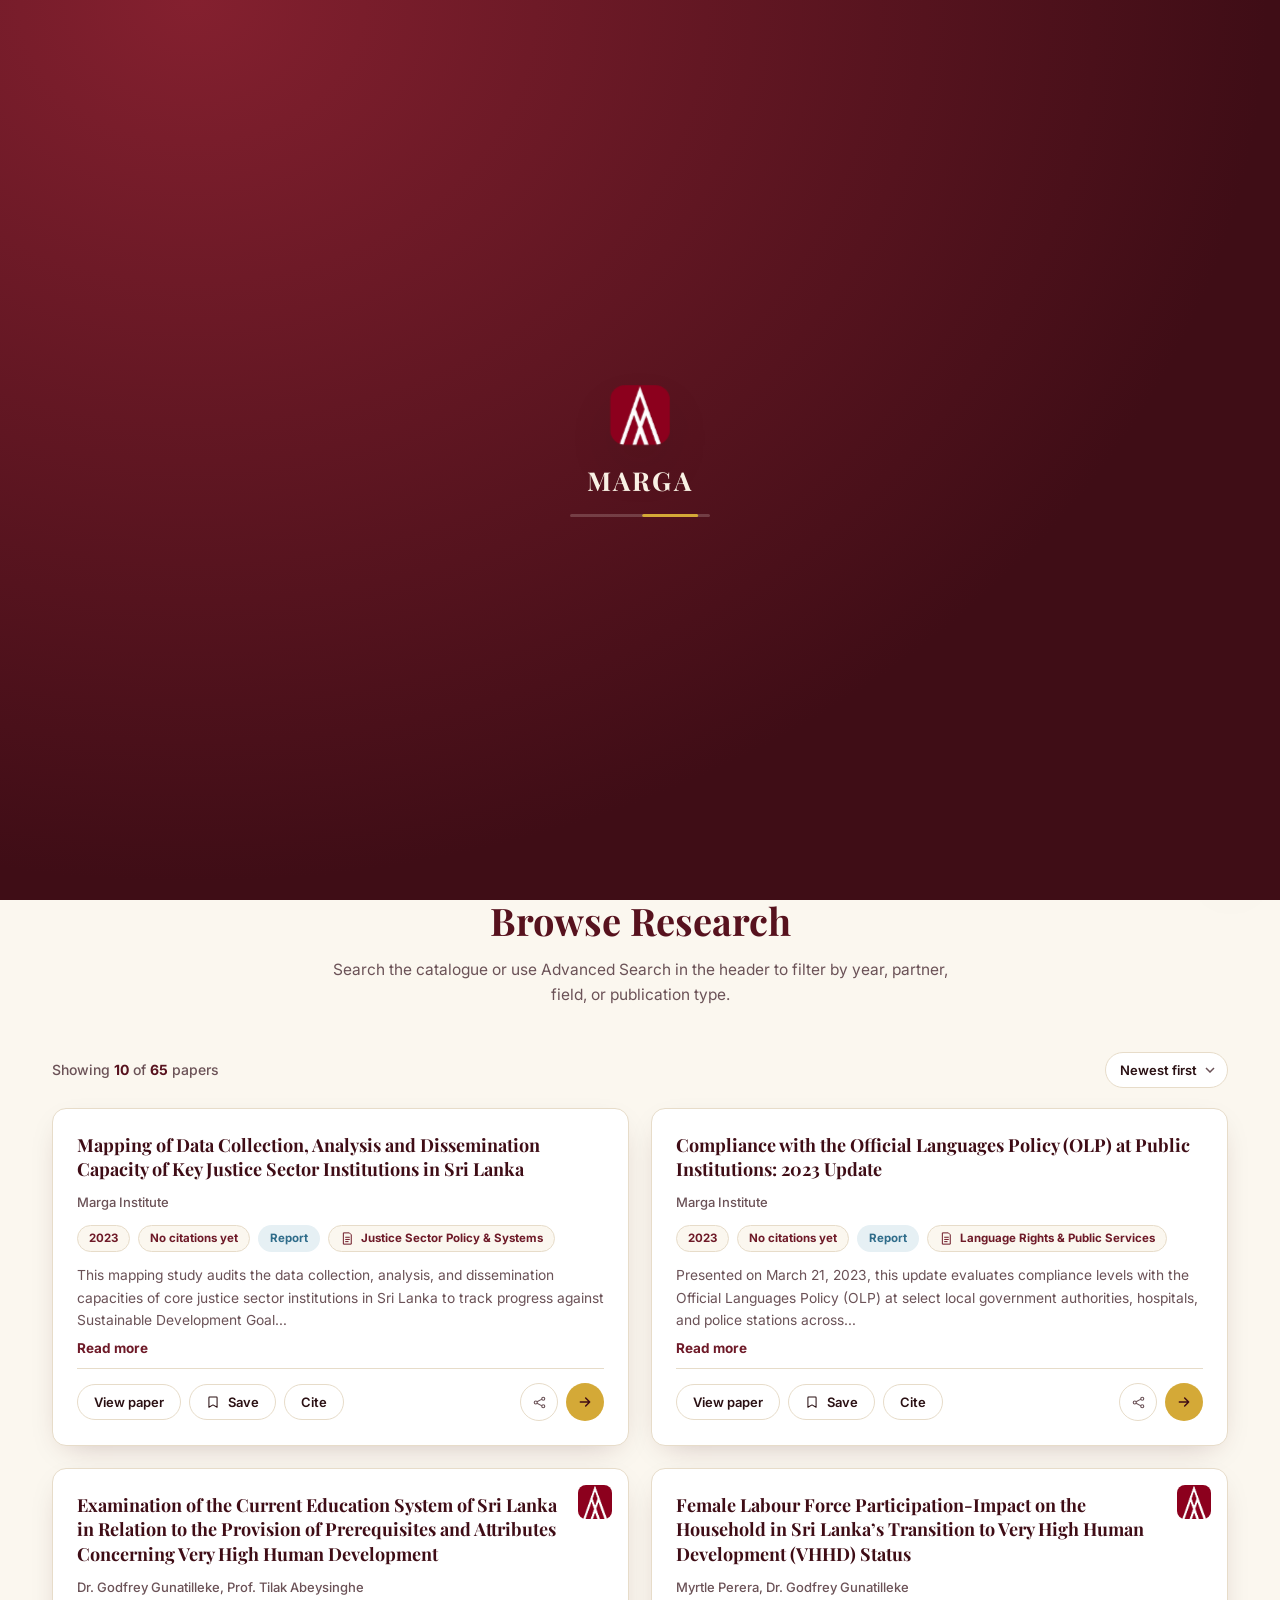
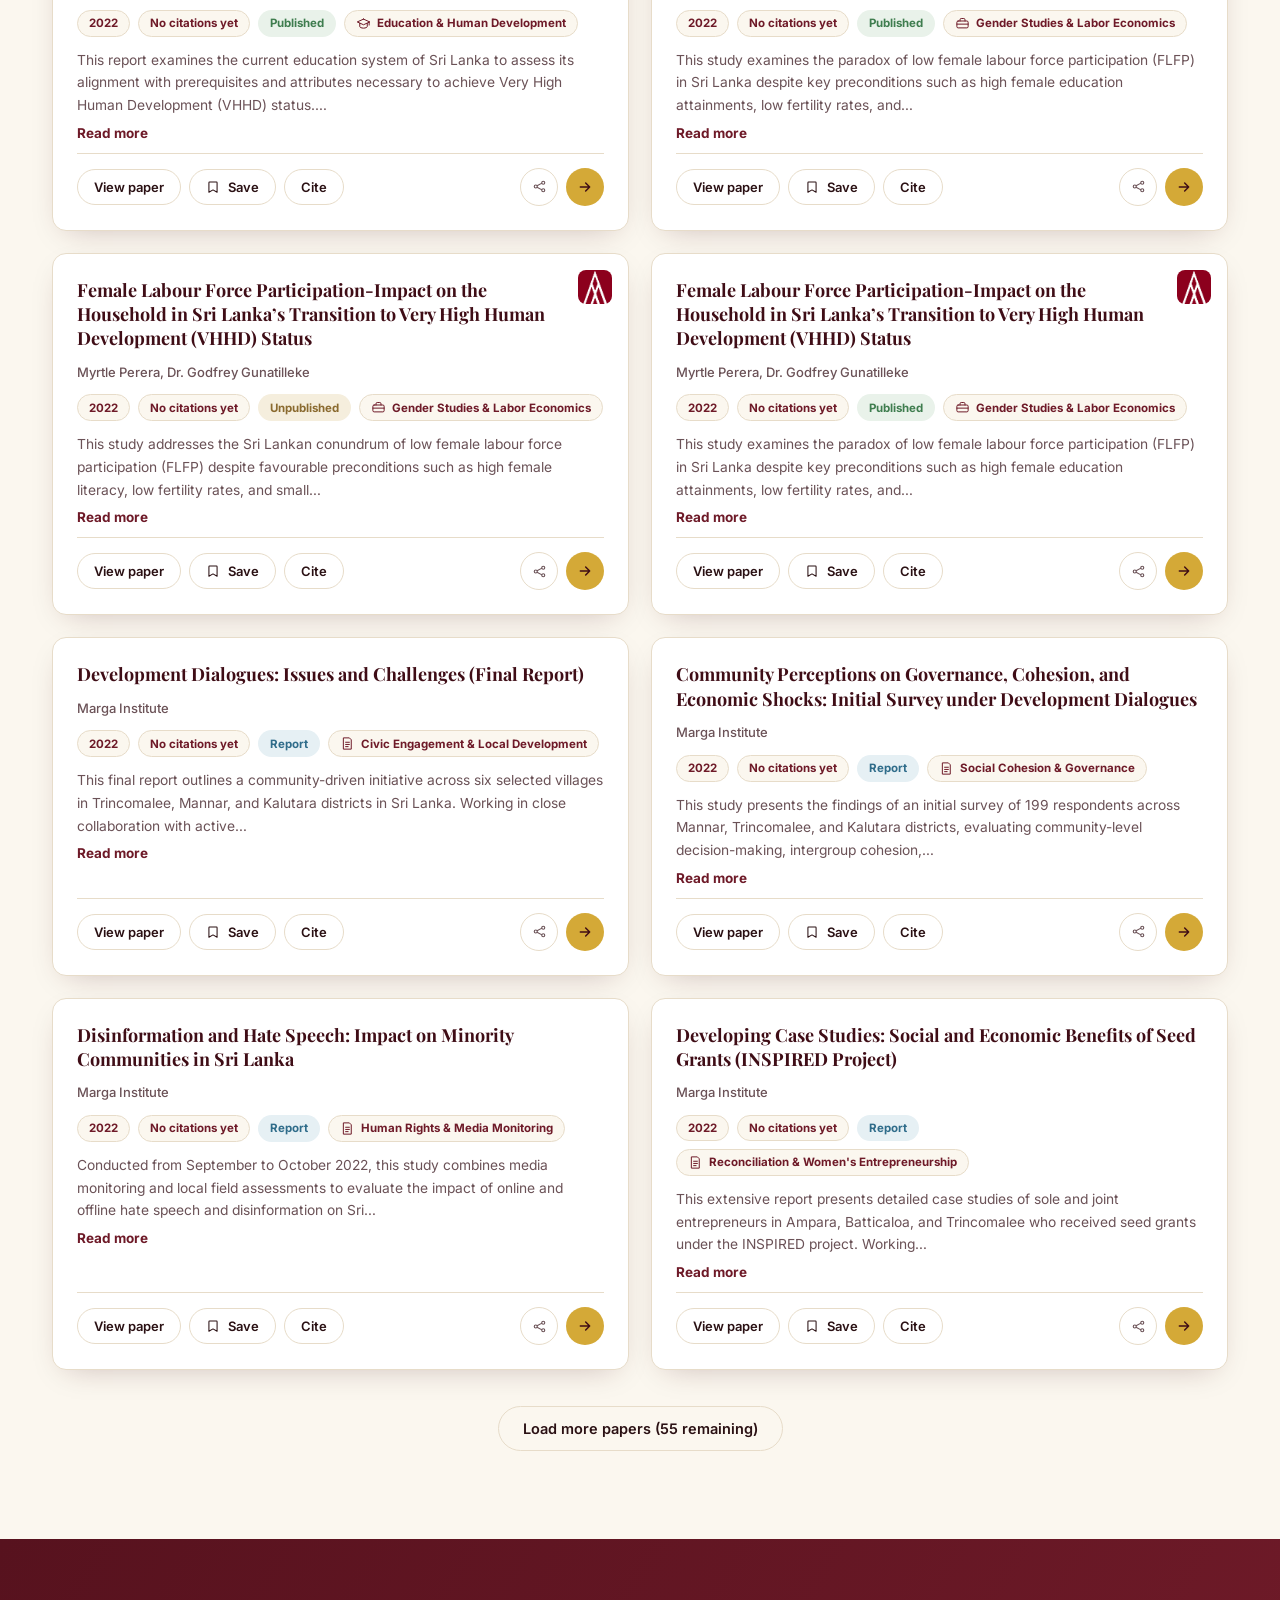
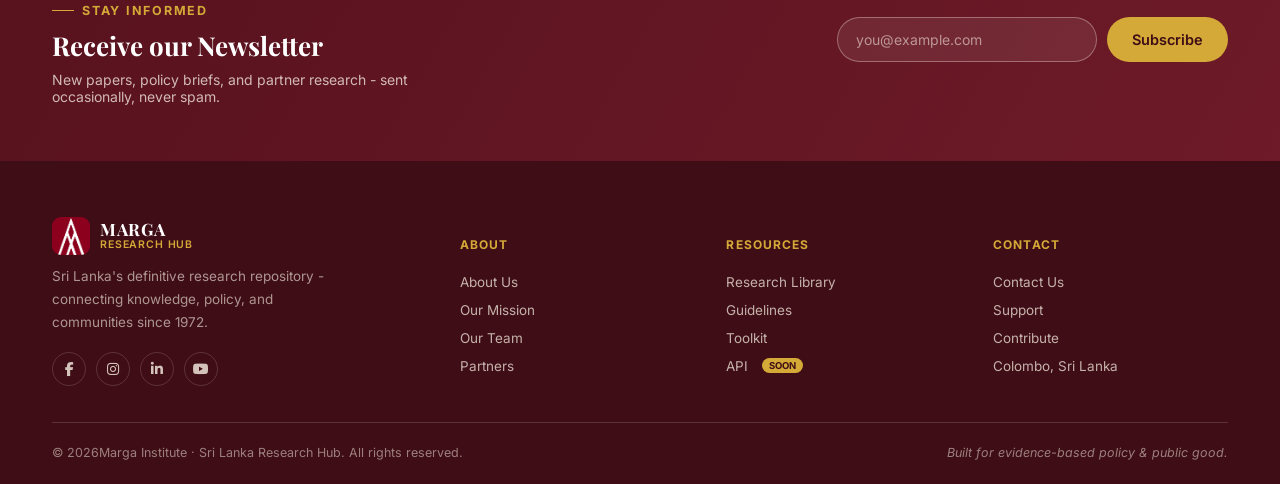
<file: index.html>
<!DOCTYPE html>
<html lang="en">

<head>
  <meta charset="UTF-8" />
  <meta name="viewport" content="width=device-width, initial-scale=1.0" />
  <script>
    // Applied before first paint so the page never flashes the wrong theme.
    (function () {
      try {
        var stored = localStorage.getItem("margaThemePref");
        var wantsDark = stored
          ? stored === "dark"
          : window.matchMedia && window.matchMedia("(prefers-color-scheme: dark)").matches;
        if (wantsDark) document.documentElement.setAttribute("data-theme", "dark");
      } catch (e) { }
    })();
  </script>
  <title>MARGA Research Hub - Sri Lanka Research Hub</title>
  <meta name="description"
    content="Browse, search, and request research papers from Marga Institute and its partner organizations." />
  <link rel="icon" type="image/jpeg" href="site_logo/marga-logo.jpg">
  <link rel="preconnect" href="https://fonts.googleapis.com">
  <link rel="preconnect" href="https://fonts.gstatic.com" crossorigin>
  <link
    href="https://fonts.googleapis.com/css2?family=Playfair+Display:wght@600;700&family=Inter:wght@400;500;600;700&display=swap"
    rel="stylesheet">
  <link rel="stylesheet" href="https://cdnjs.cloudflare.com/ajax/libs/font-awesome/6.5.1/css/all.min.css"
    crossorigin="anonymous">
  <link rel="stylesheet" href="styles.css">
  <noscript>
    <style>
      .preloader {
        display: none !important;
      }

      body.is-loading {
        overflow: visible !important;
      }
    </style>
  </noscript>
</head>

<body class="is-loading">

  <!-- ============================================================
     PRELOADER
     ============================================================ -->
  <div class="preloader" id="preloader" role="status" aria-live="polite" aria-label="Loading Marga Research Hub">
    <div class="preloader-inner">
      <img class="preloader-logo" src="site_logo/marga-logo.jpg" alt="" />
      <span class="preloader-word">Marga</span>
      <span class="preloader-bar"><span class="preloader-bar-fill"></span></span>
    </div>
  </div>

  <div id="top"></div>

  <!-- ============================================================
     HEADER
     ============================================================ -->
  <header class="site-header">
    <div class="header-inner">
      <a class="logo" href="#top" data-nav="home">
        <span class="logo-mark"></span>
        <span class="logo-text"><span>MARGA</span><small>Research Hub</small></span>
      </a>

      <div class="search-wrap">
        <button class="search-toggle" id="searchToggle" aria-expanded="false" aria-controls="searchPanel">
          <svg width="16" height="16" viewBox="0 0 24 24" fill="none">
            <circle cx="11" cy="11" r="7" stroke="currentColor" stroke-width="2" />
            <path d="M21 21l-4.3-4.3" stroke="currentColor" stroke-width="2" stroke-linecap="round" />
          </svg>
          <span>Search papers, authors, topics…</span>
        </button>
      </div>

      <nav class="main-nav" id="mainNav">
        <a href="#top" data-nav="home" class="active">Home</a>
        <a href="#papers" data-nav="papers">Publications</a>
        <button type="button" data-nav="contact">Contact Us</button>
        <button type="button" data-nav="saved">My Saved Items<span class="nav-saved-count" hidden>0</span></button>
        <button type="button" data-nav="a11y">Accessibility</button>
      </nav>

      <div class="header-actions">
        <!-- <a class="btn btn-ghost btn-sm" id="storehouseLink" href="https://margastorehouse.org" target="_blank" rel="nofollow noopener">Storehouse</a> -->
        <button type="button" class="icon-btn theme-toggle" id="themeToggle" aria-label="Switch to dark mode"
          aria-pressed="false" title="Switch to dark mode">
          <span class="theme-icon theme-icon-sun" aria-hidden="true">
            <svg width="18" height="18" viewBox="0 0 24 24" fill="none">
              <circle cx="12" cy="12" r="4.5" stroke="currentColor" stroke-width="2" />
              <path
                d="M12 2.5v2.6M12 18.9v2.6M4.6 4.6l1.8 1.8M17.6 17.6l1.8 1.8M2.5 12h2.6M18.9 12h2.6M4.6 19.4l1.8-1.8M17.6 6.4l1.8-1.8"
                stroke="currentColor" stroke-width="2" stroke-linecap="round" />
            </svg>
          </span>
          <span class="theme-icon theme-icon-moon" aria-hidden="true">
            <svg width="18" height="18" viewBox="0 0 24 24" fill="none">
              <path d="M20 14.3A8.4 8.4 0 1 1 9.7 4a7 7 0 0 0 10.3 10.3z" stroke="currentColor" stroke-width="2"
                stroke-linejoin="round" />
            </svg>
          </span>
        </button>
      </div>

      <div class="mobile-header-actions">
        <button class="mobile-search-btn" id="mobileSearchBtn" aria-label="Search" aria-expanded="false"
          aria-controls="searchPanel">
          <svg width="18" height="18" viewBox="0 0 24 24" fill="none">
            <circle cx="11" cy="11" r="7" stroke="currentColor" stroke-width="2" />
            <path d="M21 21l-4.3-4.3" stroke="currentColor" stroke-width="2" stroke-linecap="round" />
          </svg>
        </button>
        <button type="button" class="mobile-theme-btn theme-toggle" id="themeToggleMobile"
          aria-label="Switch to dark mode" aria-pressed="false" title="Switch to dark mode">
          <span class="theme-icon theme-icon-sun" aria-hidden="true">
            <svg width="18" height="18" viewBox="0 0 24 24" fill="none">
              <circle cx="12" cy="12" r="4.5" stroke="currentColor" stroke-width="2" />
              <path
                d="M12 2.5v2.6M12 18.9v2.6M4.6 4.6l1.8 1.8M17.6 17.6l1.8 1.8M2.5 12h2.6M18.9 12h2.6M4.6 19.4l1.8-1.8M17.6 6.4l1.8-1.8"
                stroke="currentColor" stroke-width="2" stroke-linecap="round" />
            </svg>
          </span>
          <span class="theme-icon theme-icon-moon" aria-hidden="true">
            <svg width="18" height="18" viewBox="0 0 24 24" fill="none">
              <path d="M20 14.3A8.4 8.4 0 1 1 9.7 4a7 7 0 0 0 10.3 10.3z" stroke="currentColor" stroke-width="2"
                stroke-linejoin="round" />
            </svg>
          </span>
        </button>
        <button class="mobile-menu-btn" id="mobileMenuBtn" aria-label="Open menu" aria-expanded="false"
          aria-controls="mobileMenuPanel">
          <svg width="22" height="22" viewBox="0 0 24 24" fill="none">
            <path d="M4 7h16M4 12h16M4 17h16" stroke="currentColor" stroke-width="2" stroke-linecap="round" />
          </svg>
        </button>
      </div>
    </div>

    <!-- search panel floats off the full header, opened by either the desktop
       pill (search-toggle) or the mobile icon (mobileSearchBtn) -->
    <div class="search-panel" id="searchPanel">
      <div class="search-panel-inner">
        <div class="search-row">
          <input type="text" class="search-input" id="searchInput" placeholder="Search papers, authors, topics…" />
          <select class="scope-select" id="scopeSelect">
            <option value="keywords">Keywords</option>
            <option value="author">Author</option>
            <option value="id">Paper ID</option>
          </select>
          <button type="button" class="btn-search" id="btnSearch">Search</button>
        </div>

        <button class="advanced-toggle" id="advancedToggle" aria-expanded="false" aria-controls="advancedPanel">
          Advanced Search
          <svg width="10" height="7" viewBox="0 0 10 7" fill="none">
            <path d="M1 1l4 4 4-4" stroke="currentColor" stroke-width="1.6" />
          </svg>
        </button>

        <div class="advanced-panel" id="advancedPanel">
          <div class="advanced-panel-inner">
            <div class="advanced-grid">
              <div class="field range-field">
                <label>Publication year range</label>
                <div class="range-slider" id="yearRange">
                  <div class="range-track">
                    <div class="range-fill" id="rangeFill"></div>
                  </div>
                  <input type="range" id="rangeMin" min="1980" max="2026" value="1980" />
                  <input type="range" id="rangeMax" min="1980" max="2026" value="2026" />
                </div>
                <div class="range-values"><span id="rangeMinVal">1980</span><span id="rangeMaxVal">2026</span></div>
                <p class="field-hint">Papers with an unspecified year are always included.</p>
              </div>

              <div class="field">
                <label>Partner organization</label>
                <select class="field-select" id="institutionSelect">
                  <option value="">Any partner organization</option>
                </select>
              </div>

              <div class="field">
                <label>Field of study</label>
                <select class="field-select" id="fieldSelect">
                  <option value="">Any field of study</option>
                </select>
              </div>

              <div class="field" style="grid-column:1/-1">
                <label>Publication type</label>
                <select class="field-select" id="litTypeSelect">
                  <option value="">Any publication type</option>
                </select>
              </div>
            </div>
            <button type="button" class="btn btn-gold btn-apply-advanced" id="btnApplyAdvanced">Apply Filters</button>
            <button type="button" class="btn-reset-advanced" id="btnResetAdvanced">Reset all filters</button>
          </div>
        </div>
      </div>
    </div>

    <div class="mobile-menu-panel" id="mobileMenuPanel">
      <a href="#top" data-nav="home" class="active">Home</a>
      <a href="#papers" data-nav="papers">Publications</a>
      <button type="button" data-nav="contact">Contact Us</button>
      <button type="button" data-nav="saved">My Saved Items<span class="nav-saved-count" hidden>0</span></button>
      <button type="button" data-nav="a11y">Accessibility</button>
    </div>
  </header>

  <!-- ============================================================
     HERO
     ============================================================ -->
  <section class="hero">
    <div class="hero-inner">
      <div class="hero-left">
        <span class="eyebrow">Marga Institute · Est. 1972</span>
        <h1>Sri Lanka<em>Research Hub</em></h1>
        <p>The Repository for Sri Lankan research - connecting scholars, policymakers, and communities through
          evidence-based knowledge.</p>
        <div class="hero-cta">
          <a class="btn btn-gold" href="#papers" data-nav="papers">Browse Research</a>
          <button type="button" class="btn btn-outline-light" data-nav="contact">Contact Us</button>
        </div>

        <div class="hero-visitor-counter" aria-label="Visitor counter">
          <span class="visitor-label">Visitors</span>
          <strong id="visitorCount">0</strong>
        </div>

        <div class="hero-stats">
          <div class="stat"><b id="statPapers">-</b><span>Research Papers</span></div>
          <div class="stat"><b id="statInstitutions">-</b><span>Partner Institutions</span></div>
          <div class="stat"><b id="statAreas">-</b><span>Research Areas</span></div>
          <div class="stat"><b id="statSince">-</b><span>Research Since</span></div>
        </div>
      </div>

      <!-- desktop: paper spotlight, populated by script.js from paper.json -->
      <div class="hero-spotlight-desktop" id="spotlightDesktop"></div>
    </div>

    <!-- mobile: rolling spotlight, one paper at a time -->
    <div class="wrap hero-spotlight-mobile">
      <div class="rolling-card">
        <span class="rolling-label">Newest Papers</span>
        <div class="rolling-slides" id="rollingSlides"></div>
        <div class="rolling-dots" id="rollingDots"></div>
      </div>
    </div>
  </section>

  <!-- ============================================================
     PAPER CARDS - browse / search / filter
     ============================================================ -->
  <section class="section" id="papers">
    <div class="wrap">
      <div class="section-head">
        <span class="eyebrow" style="justify-content:center;">Latest Additions</span>
        <h2>Browse Research</h2>
        <p>Search the catalogue or use Advanced Search in the header to filter by year, partner, field, or publication
          type.</p>
      </div>

      <div class="results-toolbar">
        <span class="results-count" id="resultsCount">Loading papers…</span>
        <div class="toolbar-right">
          <select class="sort-select" id="sortSelect">
            <option value="newest">Newest first</option>
            <option value="oldest">Oldest first</option>
            <option value="cited">Most cited</option>
            <option value="title">Title A–Z</option>
          </select>
        </div>
      </div>

      <div class="active-filters" id="activeFilters" hidden></div>

      <div class="paper-grid" id="paperGrid"></div>

      <div class="load-more-wrap" id="loadMoreWrap" hidden>
        <button type="button" class="btn btn-ghost" id="loadMoreBtn">Load more papers</button>
      </div>
    </div>
  </section>

  <!-- ============================================================
     NEWSLETTER
     ============================================================ -->
  <section class="newsletter-band">
    <div class="newsletter-inner">
      <div class="newsletter-copy">
        <span class="eyebrow">Stay Informed</span>
        <h2>Receive our Newsletter</h2>
        <p>New papers, policy briefs, and partner research - sent occasionally, never spam.</p>
      </div>
      <form class="newsletter-form" id="newsletterForm" novalidate>
        <div class="newsletter-input-wrap">
          <input type="email" id="newsletterEmail" placeholder="you@example.com" />
          <span class="newsletter-error" id="newsletterError"></span>
        </div>
        <button type="submit" class="btn btn-gold">Subscribe</button>
      </form>
    </div>
  </section>

  <!-- ============================================================
     FOOTER
     ============================================================ -->
  <footer class="site-footer">
    <div class="wrap">
      <div class="footer-grid">
        <div class="footer-brand">
          <a class="logo" href="#top" data-nav="home">
            <span class="logo-mark"></span>
            <span class="logo-text"><span style="color:var(--white);">MARGA</span><small>Research Hub</small></span>
          </a>
          <p>Sri Lanka's definitive research repository - connecting knowledge, policy, and communities since 1972.</p>
          <div class="footer-social">
            <a href="https://www.facebook.com/margasrilanka/" target="_blank" rel="nofollow noopener"
              aria-label="Facebook"><i class="fa-brands fa-facebook-f" aria-hidden="true"></i></a>
            <a href="https://www.instagram.com/margasrilanka/" target="_blank" rel="nofollow noopener"
              aria-label="Instagram"><i class="fa-brands fa-instagram" aria-hidden="true"></i></a>
            <a href="https://www.linkedin.com/company/marga-institute" target="_blank" rel="nofollow noopener"
              aria-label="LinkedIn"><i class="fa-brands fa-linkedin-in" aria-hidden="true"></i></a>
            <a href="https://www.youtube.com/channel/UCmZRkQxS90gHvayx6sr4jtw" target="_blank" rel="nofollow noopener"
              aria-label="YouTube"><i class="fa-brands fa-youtube" aria-hidden="true"></i></a>
          </div>
        </div>
        <div class="footer-col">
          <h5>About</h5>
          <a href="https://margasrilanka.org" target="_blank" rel="nofollow noopener">About Us</a>
          <a href="https://margasrilanka.org/about-us/" target="_blank" rel="nofollow noopener">Our Mission</a>
          <a href="https://margasrilanka.org/about-us/" target="_blank" rel="nofollow noopener">Our Team</a>
          <a href="https://margasrilanka.org" target="_blank" rel="nofollow noopener">Partners</a>
        </div>
        <div class="footer-col">
          <h5>Resources</h5>
          <a href="https://margastorehouse.org" target="_blank" rel="nofollow noopener">Research Library</a>
          <a href="https://margasrilanka.org" target="_blank" rel="nofollow noopener">Guidelines</a>
          <a href="https://margastorehouse.org" target="_blank" rel="nofollow noopener">Toolkit</a>
          <span class="fitem">API <span class="soon-badge">SOON</span></span>
        </div>
        <div class="footer-col">
          <h5>Contact</h5>
          <button type="button" data-nav="contact">Contact Us</button>
          <button type="button" class="footer-mailto" data-mailto-subject="Support Request">Support</button>
          <button type="button" class="footer-mailto"
            data-mailto-subject="Paper Contribution Inquiry">Contribute</button>
          <span class="fitem">Colombo, Sri Lanka</span>
        </div>
      </div>
      <div class="footer-bottom">
        <span>© <span id="footerYear">2026</span>Marga Institute · Sri Lanka Research Hub. All rights reserved.</span>
        <em>Built for evidence-based policy &amp; public good.</em>
      </div>
    </div>
  </footer>

  <div class="footer-fab">
    <button class="fab-btn fab-top" id="backToTopBtn" aria-label="Back to top">
      <svg width="16" height="16" viewBox="0 0 24 24" fill="none">
        <path d="M12 19V5M5 12l7-7 7 7" stroke="currentColor" stroke-width="2" stroke-linecap="round"
          stroke-linejoin="round" />
      </svg>
    </button>
    <button class="fab-btn fab-chat" id="chatFabBtn" aria-label="Open chat" aria-expanded="false"
      aria-controls="chatPanel">
      <svg width="20" height="20" viewBox="0 0 24 24" fill="none">
        <path d="M4 4h16v12H8l-4 4V4z" stroke="currentColor" stroke-width="1.8" />
      </svg>
      <span class="fab-ping"></span>
    </button>
  </div>

  <div class="chat-panel" id="chatPanel" role="dialog" aria-label="Marga Assistant chat">
    <div class="chat-header">
      <div class="chat-header-info">
        <span class="chat-avatar"></span>
        <div>
          <strong>Marga Assistant</strong>
          <span class="chat-status">Online</span>
        </div>
      </div>
      <button class="chat-close" id="chatCloseBtn" aria-label="Close chat">&times;</button>
    </div>

    <div class="chat-body" id="chatBody">
      <div class="chat-msg chat-msg-bot">
        <p>Hi! I'm the Marga Research Hub assistant. Ask me about a topic or author and I'll search the catalogue, or
          use the options below.</p>
      </div>
    </div>

    <div class="chat-quick-replies" id="chatQuickReplies">
      <button type="button" class="chip" data-reply="browse">Browse papers</button>
      <button type="button" class="chip" data-reply="request">Request a paper</button>
      <button type="button" class="chip" data-reply="contact">Contact us</button>
    </div>

    <form class="chat-input-row" id="chatForm">
      <input type="text" id="chatInput" placeholder="Try “climate” or an author name…" autocomplete="off" />
      <button type="submit" class="chat-send" aria-label="Send message">
        <svg width="15" height="15" viewBox="0 0 24 24" fill="none">
          <path d="M4 12h16M13 6l6 6-6 6" stroke="currentColor" stroke-width="2.2" stroke-linecap="round"
            stroke-linejoin="round" />
        </svg>
      </button>
    </form>
  </div>

  <div class="tour-overlay" id="tourOverlay" role="dialog" aria-modal="true" aria-label="Site tour" hidden>
    <div class="tour-card">
      <button class="tour-close" id="tourCloseBtn" aria-label="Skip tour">&times;</button>
      <span class="eyebrow">Welcome to MARGA</span>
      <h3>Take a quick tour</h3>
      <div class="tour-step" id="tourStepText"></div>
      <div class="tour-controls">
        <button type="button" class="btn btn-ghost btn-sm" id="tourPrevBtn">Back</button>
        <button type="button" class="btn btn-gold btn-sm" id="tourNextBtn">Next</button>
      </div>
      <div class="tour-progress" id="tourProgress"></div>
    </div>
  </div>

  <!-- ============================================================
     MODAL - Paper Detail
     ============================================================ -->
  <div class="detail-overlay" id="detailOverlay" role="dialog" aria-modal="true" aria-label="Paper details">
    <div class="detail-modal">
      <button class="detail-modal-close" id="detailCloseBtn" aria-label="Close">&times;</button>
      <div class="detail-modal-scroll" id="detailModalScroll">
        <!-- populated by script.js -->
      </div>
    </div>
  </div>

  <!-- ============================================================
     MODAL - Request Paper
     ============================================================ -->
  <div class="modal-overlay" id="requestOverlay">
    <div class="modal" role="dialog" aria-modal="true" aria-labelledby="requestTitle">
      <button class="modal-close" id="requestClose" aria-label="Close">&times;</button>
      <span class="eyebrow">Request Access</span>
      <h3 id="requestTitle">Request this paper</h3>

      <div class="modal-paper-summary">
        <strong id="reqPaperTitle">-</strong>
        <span id="reqPaperAuthors">-</span>
      </div>

      <div class="modal-field">
        <label for="reqName">Your name</label>
        <input id="reqName" type="text" placeholder="Full name" />
        <span class="modal-field-error" id="reqNameError"></span>
      </div>
      <div class="modal-field">
        <label for="reqEmail">Your email</label>
        <input id="reqEmail" type="email" placeholder="you@example.com" />
        <span class="modal-field-error" id="reqEmailError"></span>
      </div>
      <div class="modal-field">
        <label for="reqNotes">Notes (optional)</label>
        <textarea id="reqNotes"
          placeholder="Let us know why you'd like this paper, or anything else we should know."></textarea>
      </div>

      <button type="button" class="btn-primary" id="reqSend">Send Request</button>
      <p class="modal-hint">This opens your email app with the request already written - you just hit send.</p>
    </div>
  </div>

  <!-- ============================================================
     MODAL - Accessibility
     ============================================================ -->
  <div class="modal-overlay" id="a11yOverlay">
    <div class="modal" role="dialog" aria-modal="true" aria-labelledby="a11yTitle">
      <button class="modal-close" id="a11yClose" aria-label="Close">&times;</button>
      <span class="eyebrow">Our Commitment</span>
      <h3 id="a11yTitle">Accessibility</h3>
      <ul class="a11y-list">
        <li><svg width="18" height="18" viewBox="0 0 24 24" fill="none">
            <path d="M5 12.5 10 17 19 7" stroke="currentColor" stroke-width="2" stroke-linecap="round"
              stroke-linejoin="round" />
          </svg>Every paper has a shareable link, so results can be reopened or sent directly to a colleague.</li>
        <li><svg width="18" height="18" viewBox="0 0 24 24" fill="none">
            <path d="M5 12.5 10 17 19 7" stroke="currentColor" stroke-width="2" stroke-linecap="round"
              stroke-linejoin="round" />
          </svg>All controls are keyboard-operable, with visible focus outlines and Escape-to-close on every panel and
          modal.</li>
        <li><svg width="18" height="18" viewBox="0 0 24 24" fill="none">
            <path d="M5 12.5 10 17 19 7" stroke="currentColor" stroke-width="2" stroke-linecap="round"
              stroke-linejoin="round" />
          </svg>Motion is reduced automatically for anyone whose system preference asks for it.</li>
        <li><svg width="18" height="18" viewBox="0 0 24 24" fill="none">
            <path d="M5 12.5 10 17 19 7" stroke="currentColor" stroke-width="2" stroke-linecap="round"
              stroke-linejoin="round" />
          </svg>Icon-only buttons carry text labels for screen readers.</li>
      </ul>
      <button type="button" class="btn btn-gold" id="a11yTourBtn">Help</button>
      <p class="modal-hint">Spot something we should fix? Email <a
          href="mailto:admin@margasrilanka.org">admin@margasrilanka.org</a>.</p>
    </div>
  </div>

  <div class="toast-region" id="toastRegion" aria-live="polite"></div>

  <script src="https://cdnjs.cloudflare.com/ajax/libs/gsap/3.12.5/gsap.min.js" crossorigin="anonymous"></script>
  <script src="script.js"></script>
  <script>
    function openOfflinePage() {
      if (window.location.pathname.endsWith("/offline.html")) return;
      window.location.replace("offline.html");
    }

    if (navigator.onLine === false) openOfflinePage();
    window.addEventListener("offline", openOfflinePage);

    if ("serviceWorker" in navigator) {
      window.addEventListener("load", function () {
        navigator.serviceWorker.register("sw.js").catch(function (error) {
          console.warn("Offline fallback could not be registered:", error);
        });
      });
    }
  </script>
</body>

</html>
</file>
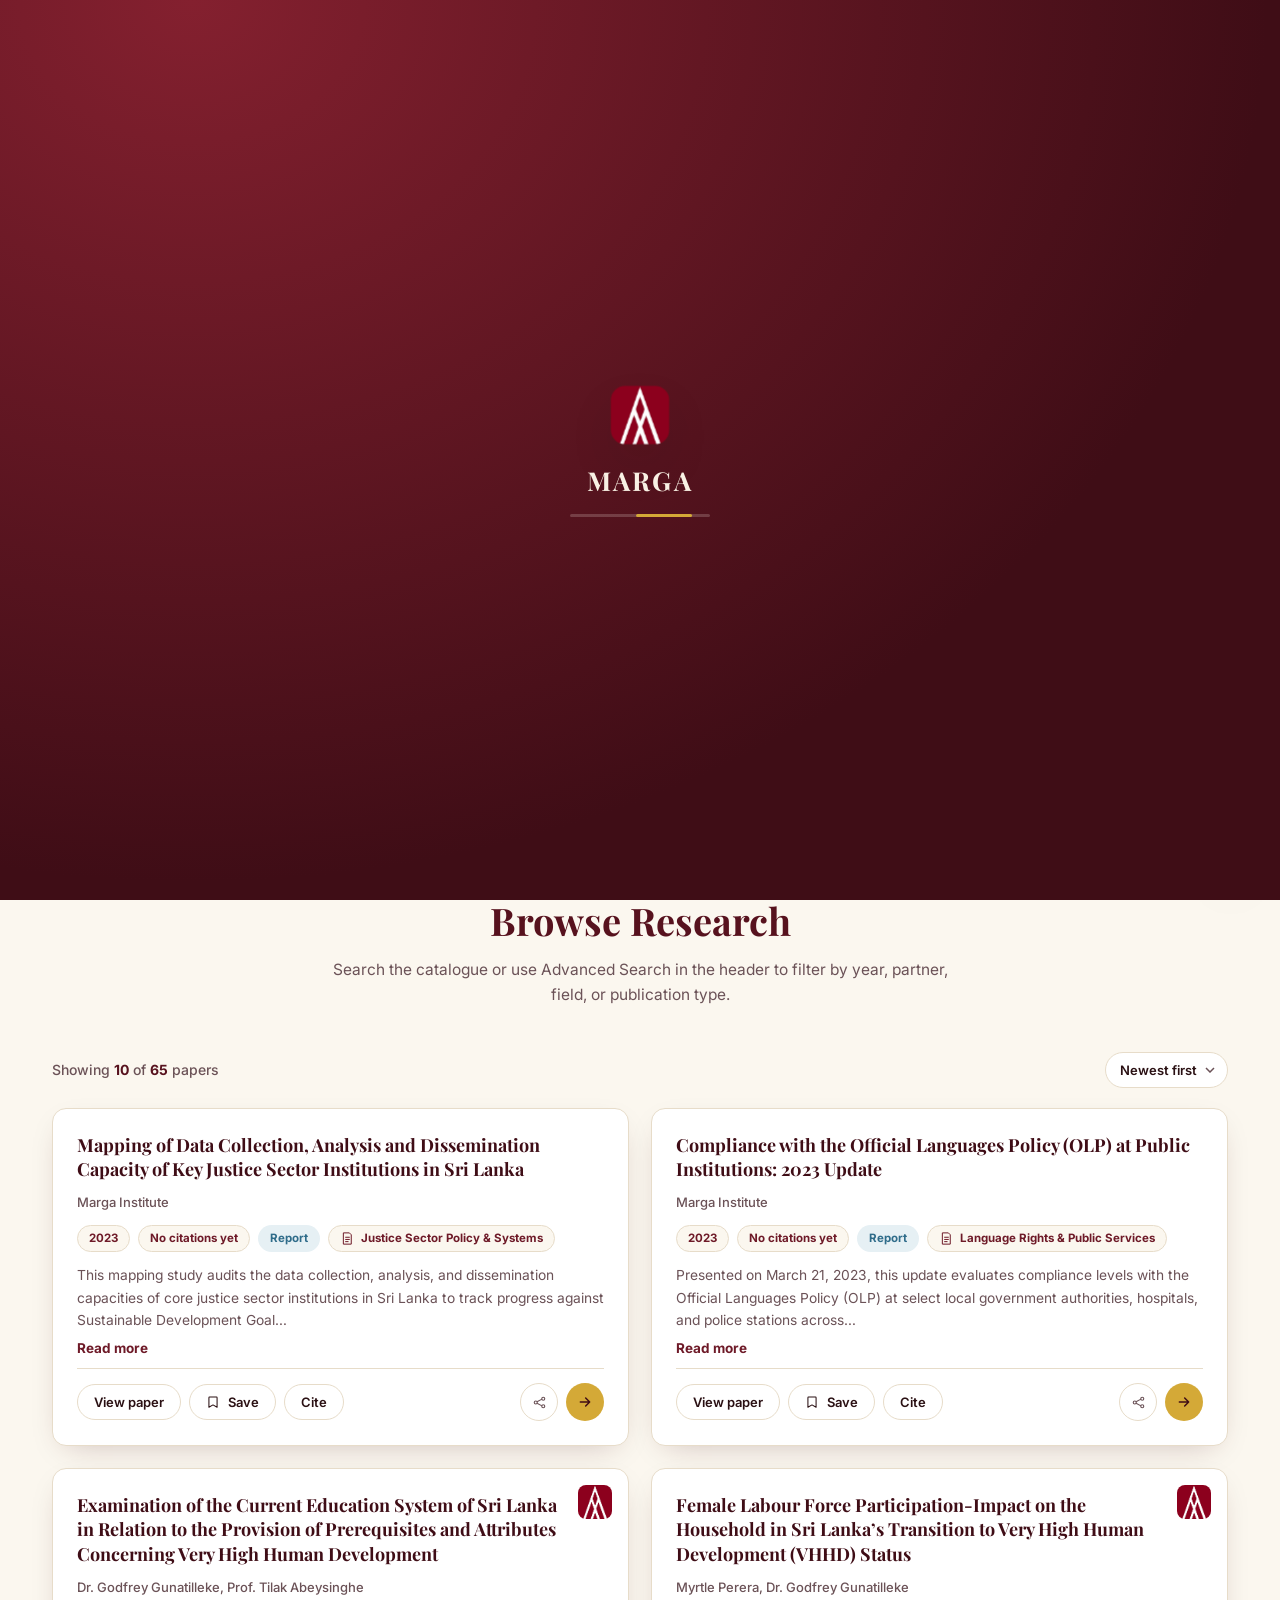
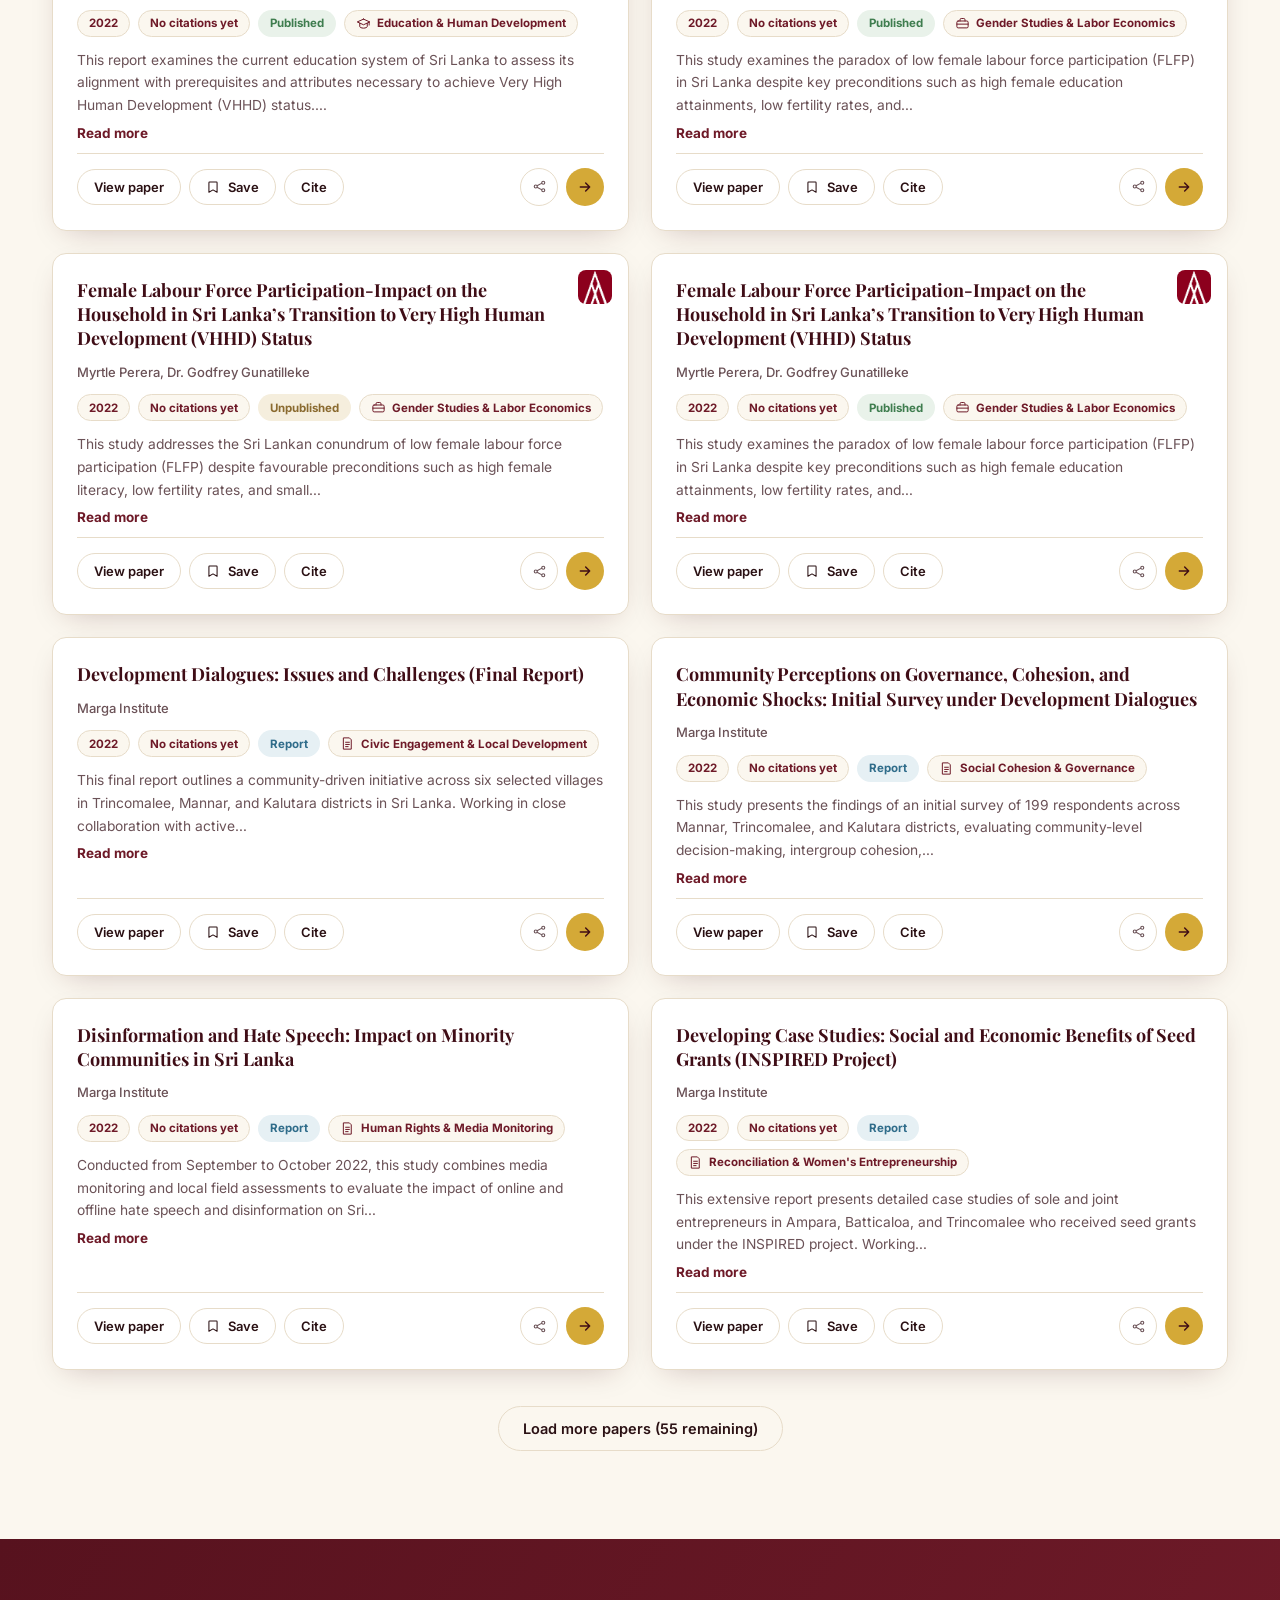
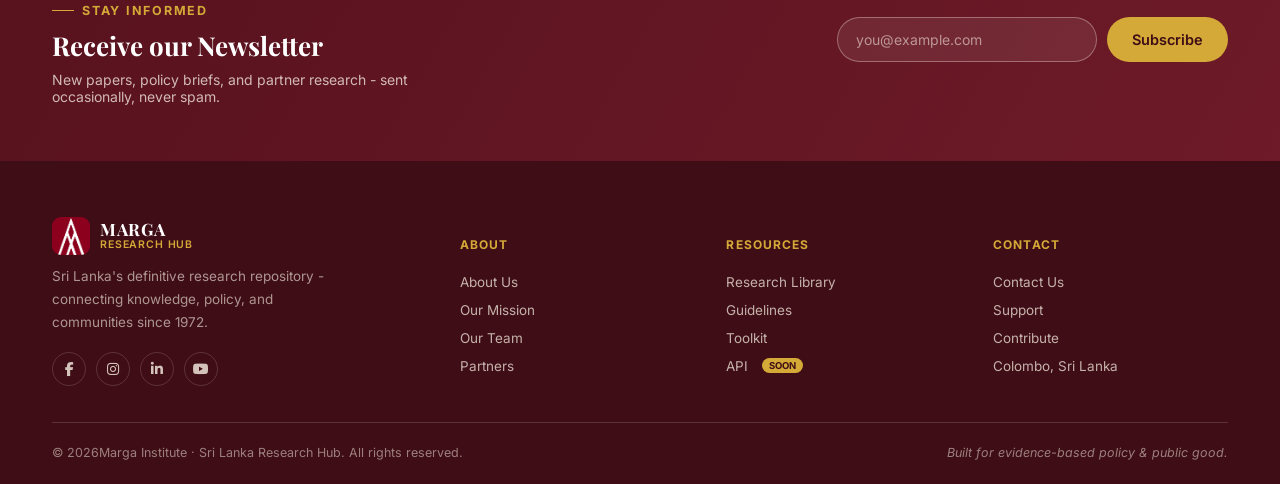
<file: offline.html>
<!DOCTYPE html>
<html lang="en">

<head>
    <meta charset="UTF-8" />
    <meta name="viewport" content="width=device-width, initial-scale=1.0" />
    <script>
        // Same pre-paint theme read as the main site, so this page never
        // flashes the wrong theme if it's reached mid-session.
        (function () {
            try {
                var stored = localStorage.getItem("margaThemePref");
                var wantsDark = stored
                    ? stored === "dark"
                    : window.matchMedia && window.matchMedia("(prefers-color-scheme: dark)").matches;
                if (wantsDark) document.documentElement.setAttribute("data-theme", "dark");
            } catch (e) { }
        })();
    </script>
    <title>You're offline - MARGA Research Hub</title>
    <meta name="robots" content="noindex" />

    <style>
        /* ============================================================
       Brand tokens - copied from styles.css so this page renders
       correctly with zero network requests (no Google Fonts,
       no Font Awesome, no CDN scripts).
       ============================================================ */
        :root {
            --maroon-950: #3F0D16;
            --maroon-900: #57121E;
            --maroon-800: #6E1A28;
            --maroon-700: #84202F;
            --gold: #D4A937;
            --gold-light: #EAD08A;
            --cream: #F9F1E4;
            --ink: #2A1013;
            --ink-soft: #6B5257;
            --line-dark: rgba(249, 241, 228, 0.16);
            --font-display: Georgia, 'Iowan Old Style', 'Palatino Linotype', serif;
            --font-body: -apple-system, BlinkMacSystemFont, 'Segoe UI', Roboto, sans-serif;
        }

        html[data-theme="dark"] {
            color-scheme: dark;
        }

        * {
            box-sizing: border-box;
        }

        html,
        body {
            height: 100%;
            margin: 0;
        }

        body {
            min-height: 100vh;
            display: flex;
            align-items: center;
            justify-content: center;
            padding: 24px;
            font-family: var(--font-body);
            color: var(--cream);
            background: radial-gradient(120% 140% at 15% 0%, var(--maroon-700), var(--maroon-950) 70%);
        }

        .card {
            width: 100%;
            max-width: 440px;
            text-align: center;
            display: flex;
            flex-direction: column;
            align-items: center;
        }

        .mark {
            width: 76px;
            height: 76px;
            border-radius: 16px;
            object-fit: cover;
            border: 1.5px solid var(--line-dark);
            margin-bottom: 20px;
            flex: none;
            box-shadow: 0 14px 30px rgba(0, 0, 0, .2);
        }

        .eyebrow {
            font-size: 12px;
            font-weight: 600;
            letter-spacing: .08em;
            text-transform: uppercase;
            color: var(--gold-light);
            margin: 0 0 10px;
        }

        h1 {
            font-family: var(--font-display);
            font-weight: 700;
            font-size: 26px;
            line-height: 1.3;
            margin: 0 0 12px;
            color: var(--cream);
        }

        p.lede {
            font-size: 15px;
            line-height: 1.6;
            color: rgba(249, 241, 228, 0.78);
            max-width: 38ch;
            margin: 0 0 26px;
        }

        .status {
            display: inline-flex;
            align-items: center;
            gap: 8px;
            padding: 7px 14px;
            border-radius: 999px;
            border: 1px solid var(--line-dark);
            font-size: 13px;
            font-weight: 600;
            color: rgba(249, 241, 228, 0.85);
            margin-bottom: 28px;
        }

        .status-dot {
            width: 8px;
            height: 8px;
            border-radius: 50%;
            background: #C24B4B;
            flex: none;
            transition: background .2s ease;
        }

        .status.is-online .status-dot {
            background: #4FAE68;
        }

        .actions {
            display: flex;
            flex-wrap: wrap;
            justify-content: center;
            gap: 12px;
        }

        .btn {
            display: inline-flex;
            align-items: center;
            justify-content: center;
            gap: 8px;
            padding: 13px 24px;
            border-radius: 999px;
            border: 1.5px solid transparent;
            font-weight: 600;
            font-size: 14.5px;
            cursor: pointer;
            transition: transform .15s ease, box-shadow .15s ease, background .15s ease, color .15s ease, opacity .15s ease;
        }

        .btn:active {
            transform: translateY(1px);
        }

        .btn-gold {
            background: var(--gold);
            color: var(--maroon-950);
        }

        .btn-gold:hover {
            background: var(--gold-light);
            box-shadow: 0 10px 24px -10px rgba(212, 169, 55, .55);
        }

        .btn-outline-light {
            background: transparent;
            border-color: rgba(249, 241, 228, .5);
            color: var(--cream);
            text-decoration: none;
        }

        .btn-outline-light:hover {
            background: rgba(249, 241, 228, .1);
            border-color: var(--cream);
        }

        .fine-print {
            margin-top: 28px;
            font-size: 12.5px;
            color: rgba(249, 241, 228, 0.55);
        }

        @media (prefers-reduced-motion: no-preference) {
            .card {
                animation: rise .5s ease both;
            }
        }

        @keyframes rise {
            from {
                opacity: 0;
                transform: translateY(8px);
            }

            to {
                opacity: 1;
                transform: translateY(0);
            }
        }
    </style>
</head>

<body>
    <main class="card">
        <img class="mark" src="site_logo/marga-logo.jpg" alt="Marga Institute logo" />

        <p class="eyebrow">MARGA Research Hub</p>
        <h1 id="pageHeading">Sorry, we can't reach the Hub right now</h1>
        <p class="lede" id="pageBody">
            This can happen if your device has lost its internet connection, or if the
            site is briefly down on our end. Nothing on your end is broken - please try again in a moment.
        </p>

        <div class="status" id="statusPill">
            <span class="status-dot" id="statusDot"></span>
            <span id="statusText">Checking your connection…</span>
        </div>

        <div class="actions">
            <button type="button" class="btn btn-gold" id="retryBtn">Try Again</button>
            <a class="btn btn-outline-light" href="index.html">Go to Homepage</a>
        </div>

        <p class="fine-print">If this keeps happening, email us at admin@margasrilanka.org.</p>
    </main>

    <script>
        (function () {
            var statusPill = document.getElementById("statusPill");
            var statusDot = document.getElementById("statusDot");
            var statusText = document.getElementById("statusText");
            var heading = document.getElementById("pageHeading");
            var body = document.getElementById("pageBody");
            var retryBtn = document.getElementById("retryBtn");

            function setOnlineUI(isOnline) {
                if (isOnline) {
                    statusPill.classList.add("is-online");
                    statusText.textContent = "Connection restored - checking the Hub…";
                    heading.textContent = "Looks like you're back";
                    body.textContent = "The homepage will open when it is available again.";
                } else {
                    statusPill.classList.remove("is-online");
                    statusText.textContent = "You're offline";
                    heading.textContent = "Sorry, we can't reach the Hub right now";
                    body.textContent = "This can happen if your device has lost its internet connection, or if the site is briefly down on our end. Nothing on your end is broken - please try again in a moment.";
                }
            }

            function checkHomepage(showTrying) {
                if (showTrying) statusText.textContent = "Trying again…";
                fetch("index.html", { cache: "no-store" })
                    .then(function (response) {
                        if (!response.ok) throw new Error("Homepage unavailable");
                        window.location.replace("index.html");
                    })
                    .catch(function () {
                        setOnlineUI(false);
                    });
            }

            function attemptReload() {
                statusText.textContent = "Trying again…";
                checkHomepage(true);
            }

            retryBtn.addEventListener("click", attemptReload);
            window.addEventListener("online", function () { checkHomepage(false); });
            window.addEventListener("offline", function () { setOnlineUI(false); });

            // Verify the homepage itself instead of trusting navigator.onLine,
            // which can be true while the site server is still unavailable.
            checkHomepage(false);
        })();
    </script>
</body>

</html>
</file>
<file: styles.css>
/* ============================================================
   MARGA RESEARCH HUB — STYLESHEET
   ============================================================ */

/* ============================================================
   TOKENS
   ============================================================ */
:root {
  --maroon-950: #3F0D16;
  --maroon-900: #57121E;
  --maroon-800: #6E1A28;
  --maroon-700: #84202F;
  --maroon-600: #9A2A3B;
  --gold: #D4A937;
  --gold-light: #EAD08A;
  --cream: #F9F1E4;
  --paper-bg: #FBF7EF;
  --ink: #2A1013;
  --ink-soft: #6B5257;
  --line: #E7DCC9;
  --line-dark: rgba(249, 241, 228, 0.16);
  --white: #FFFFFF;
  --surface: #FFFFFF;
  --radius-s: 8px;
  --radius-m: 14px;
  --radius-l: 22px;
  --shadow-card: 0 10px 30px -14px rgba(63, 13, 22, 0.28);
  --shadow-pop: 0 24px 60px -20px rgba(30, 5, 10, 0.45);
  --font-display: 'Playfair Display', Georgia, serif;
  --font-body: 'Inter', -apple-system, BlinkMacSystemFont, sans-serif;

  /* status accents, kept inside the existing palette family */
  --status-published: #3F7D4F;
  --status-published-bg: #E9F2EA;
  --status-unpublished: #8A6A2F;
  --status-unpublished-bg: #F5EEDD;
  --status-presentation: #5E3B84;
  --status-presentation-bg: #EFE7F5;
  --status-report: #2F6C8A;
  --status-report-bg: #E6F0F4;

  --header-h: 68px;
}

@media (min-width:641px) {
  :root {
    --header-h: 74px;
  }
}

/* ============================================================
   DARK MODE
   Toggled by adding data-theme="dark" to <html> (see script.js).
   Structural tokens are redefined here; brand maroon surfaces
   (hero, footer, buttons, badges) are already dark and are left
   untouched on purpose, so only the light surfaces/text invert.
   ============================================================ */
html[data-theme="dark"] {
  color-scheme: dark;
  --paper-bg: #0C0C0C;
  --surface: #171515;
  --ink: #F5F5F5;
  --ink-soft: #d3cfcf;
  --line: rgba(212, 169, 55, 0.22);
  --dark-accent: var(--gold-light);
  --dark-accent-border: var(--gold);
}

/* headings/emphasis that used the darkest brand ink for contrast
   on a light surface now read as bright warm text instead */
html[data-theme="dark"] .section-head h2,
html[data-theme="dark"] .logo-text span,
html[data-theme="dark"] .results-count strong,
html[data-theme="dark"] .paper-card h3,
html[data-theme="dark"] .empty-state h3,
html[data-theme="dark"] .error-state h3,
html[data-theme="dark"] .tour-card h3,
html[data-theme="dark"] .detail-head h3,
html[data-theme="dark"] .modal h3,
html[data-theme="dark"] .modal-paper-summary strong {
  color: var(--ink);
}

/* interactive accents (hover/active states, icons, small labels)
   swap the maroon accent for a rose highlight, kept crisp against
   the near-black surface for a minimal, high-contrast dark mode */
html[data-theme="dark"] .btn-ghost:hover:not(:disabled),
html[data-theme="dark"] .icon-btn:hover,
html[data-theme="dark"] .search-toggle svg,
html[data-theme="dark"] .mobile-search-btn,
html[data-theme="dark"] .mobile-theme-btn,
html[data-theme="dark"] .advanced-toggle,
html[data-theme="dark"] .range-values span,
html[data-theme="dark"] .btn-reset-advanced:hover,
html[data-theme="dark"] .main-nav a:hover,
html[data-theme="dark"] .main-nav a.active,
html[data-theme="dark"] .main-nav button:hover,
html[data-theme="dark"] .main-nav button.active,
html[data-theme="dark"] .mobile-menu-btn,
html[data-theme="dark"] .mobile-menu-panel a.active,
html[data-theme="dark"] .mobile-menu-panel button.active,
html[data-theme="dark"] .paper-card h3 button:hover,
html[data-theme="dark"] .pill,
html[data-theme="dark"] .read-more,
html[data-theme="dark"] .empty-state svg,
html[data-theme="dark"] .error-state svg,
html[data-theme="dark"] .tour-close:hover,
html[data-theme="dark"] .detail-modal-close:hover,
html[data-theme="dark"] .detail-body h4,
html[data-theme="dark"] .detail-sidebar h4,
html[data-theme="dark"] .recent-item:hover,
html[data-theme="dark"] .chat-result-btn,
html[data-theme="dark"] .chip,
html[data-theme="dark"] .a11y-list svg {
  color: var(--dark-accent);
}

html[data-theme="dark"] .btn-ghost:hover:not(:disabled),
html[data-theme="dark"] .icon-btn:hover,
html[data-theme="dark"] .search-toggle:hover,
html[data-theme="dark"] .search-toggle[aria-expanded="true"],
html[data-theme="dark"] .search-input:focus,
html[data-theme="dark"] .detail-modal-close:hover,
html[data-theme="dark"] .chat-result-btn:hover,
html[data-theme="dark"] .chat-input-row input:focus {
  border-color: var(--dark-accent-border);
}

/* select-arrow SVGs are baked in as data-URIs with a fixed stroke
   color, so dark mode needs its own lighter arrow */
html[data-theme="dark"] .field-select,
html[data-theme="dark"] .sort-select {
  background-image: url('data:image/svg+xml;utf8,<svg xmlns="http://www.w3.org/2000/svg" width="10" height="6"><path d="M1 1l4 4 4-4" stroke="%23999999" stroke-width="1.5" fill="none"/></svg>');
}

/* status pills used solid light boxes designed for a cream card;
   on dark cards they become low-opacity tinted chips instead */
html[data-theme="dark"] .pill-status[data-status="published"] {
  background: rgba(63, 125, 79, .16);
  border-color: rgba(63, 125, 79, .4);
  color: #7FCB93;
}

html[data-theme="dark"] .pill-status[data-status="unpublished"] {
  background: rgba(138, 106, 47, .2);
  border-color: rgba(212, 169, 55, .4);
  color: var(--gold-light);
}

html[data-theme="dark"] .pill-status[data-status="presentation"] {
  background: rgba(94, 59, 132, .22);
  border-color: rgba(160, 110, 210, .45);
  color: #C9A8EA;
}

html[data-theme="dark"] .pill-status[data-status="report"] {
  background: rgba(47, 108, 138, .2);
  border-color: rgba(90, 165, 205, .45);
  color: #7EC3E8;
}

/* skeleton shimmer used a hardcoded light highlight color */
html[data-theme="dark"] .sk {
  background: linear-gradient(90deg, var(--line) 25%, #2C2C2C 37%, var(--line) 63%);
  background-size: 400% 100%;
}

/* smooth crossfade when the theme changes */
body,
.site-header,
.search-panel,
.mobile-menu-panel,
.paper-card,
.skeleton-card,
.modal,
.detail-modal,
.chat-panel,
.chat-msg-bot,
.tour-card,
.detail-sidebar,
input,
select,
textarea,
.field-select,
.sort-select,
.scope-select,
.pill,
.chip,
.filter-chip {
  transition: background-color .25s ease, color .25s ease, border-color .25s ease;
}

* {
  box-sizing: border-box;
}

html {
  scroll-behavior: smooth;
}

body {
  margin: 0;
  font-family: var(--font-body);
  background: var(--paper-bg);
  color: var(--ink);
  -webkit-font-smoothing: antialiased;
}

::selection {
  background: rgba(222, 108, 104, 0.35);
  color: var(--maroon-950);
}

img,
svg {
  display: block;
  max-width: 100%;
}

a {
  color: inherit;
  text-decoration: none;
}

button {
  font-family: inherit;
  cursor: pointer;
}

ul {
  margin: 0;
  padding: 0;
  list-style: none;
}

h1,
h2,
h3 {
  margin: 0;
  font-family: var(--font-display);
}

p {
  margin: 0;
}

.eyebrow {
  display: inline-flex;
  align-items: center;
  gap: 8px;
  font-size: 12.5px;
  font-weight: 700;
  letter-spacing: .14em;
  text-transform: uppercase;
  color: var(--gold);
}

.eyebrow::before {
  content: "";
  width: 22px;
  height: 1.5px;
  background: var(--gold);
  display: inline-block;
}

@media (prefers-reduced-motion: reduce) {
  * {
    animation-duration: .001ms !important;
    animation-iteration-count: 1 !important;
    transition-duration: .001ms !important;
    scroll-behavior: auto !important;
  }
}

:focus-visible {
  outline: 2px solid var(--gold);
  outline-offset: 2px;
}

/* ============================================================
   PRELOADER
   Shown until paper.json has loaded and the first render is
   done; script.js fades it out via the .is-hidden class, then
   removes it from the DOM. See @media (prefers-reduced-motion)
   above for the no-animation fallback.
   ============================================================ */
body.is-loading {
  overflow: hidden;
}

.preloader {
  position: fixed;
  inset: 0;
  z-index: 9999;
  display: flex;
  align-items: center;
  justify-content: center;
  background: radial-gradient(120% 140% at 15% 0%, var(--maroon-700), var(--maroon-950) 70%);
  opacity: 1;
  visibility: visible;
  transition: opacity .5s ease, visibility .5s ease;
}

.preloader.is-hidden {
  opacity: 0;
  visibility: hidden;
  pointer-events: none;
}

.preloader-inner {
  display: flex;
  flex-direction: column;
  align-items: center;
  gap: 16px;
}

.preloader-logo {
  width: 64px;
  height: 64px;
  border-radius: 16px;
  object-fit: cover;
  box-shadow: var(--shadow-pop);
}

.preloader-word {
  font-family: var(--font-display);
  font-weight: 700;
  font-size: 26px;
  letter-spacing: .1em;
  text-transform: uppercase;
  color: var(--cream);
}

.preloader-bar {
  width: 140px;
  height: 3px;
  border-radius: 3px;
  background: rgba(249, 241, 228, .2);
  overflow: hidden;
}

.preloader-bar-fill {
  display: block;
  width: 40%;
  height: 100%;
  border-radius: 3px;
  background: var(--gold);
}

.wrap {
  max-width: 1240px;
  margin: 0 auto;
  padding: 0 32px;
}

@media (max-width:640px) {
  .wrap {
    padding: 0 20px;
  }
}

/* anchor targets should not hide under the sticky header */
#papers,
#top {
  scroll-margin-top: var(--header-h);
}

.btn {
  display: inline-flex;
  align-items: center;
  justify-content: center;
  gap: 8px;
  padding: 13px 24px;
  border-radius: 999px;
  border: 1.5px solid transparent;
  background: transparent;
  font-weight: 600;
  font-size: 14.5px;
  transition: transform .15s ease, box-shadow .15s ease, background .15s ease, color .15s ease, opacity .15s ease;
}

.btn:active {
  transform: translateY(1px);
}

.btn:disabled {
  opacity: .5;
  cursor: not-allowed;
  transform: none;
  box-shadow: none;
}

.btn-gold {
  background: var(--gold);
  color: var(--maroon-950);
}

.btn-gold:hover:not(:disabled) {
  background: var(--gold-light);
  box-shadow: 0 10px 24px -10px rgba(212, 169, 55, .55);
}

.btn-outline-light {
  border-color: rgba(249, 241, 228, .5);
  color: var(--cream);
}

.btn-outline-light:hover {
  background: rgba(249, 241, 228, .1);
  border-color: var(--cream);
}

.btn-maroon {
  background: var(--maroon-800);
  color: var(--cream);
}

.btn-maroon:hover:not(:disabled) {
  background: var(--maroon-900);
}

.btn-ghost {
  background: transparent;
  border-color: var(--line);
  color: var(--ink);
}

.btn-ghost:hover:not(:disabled) {
  border-color: var(--maroon-700);
  color: var(--maroon-800);
}

.btn-ghost.is-active {
  background: var(--maroon-800);
  border-color: var(--maroon-800);
  color: var(--cream);
}

.btn-sm {
  padding: 9px 16px;
  font-size: 13px;
}

.icon-btn {
  width: 38px;
  height: 38px;
  border-radius: 50%;
  border: 1.5px solid var(--line);
  background: var(--surface);
  display: inline-flex;
  align-items: center;
  justify-content: center;
  color: var(--ink-soft);
  transition: border-color .15s, color .15s;
  flex: none;
}

.icon-btn:hover {
  border-color: var(--maroon-700);
  color: var(--maroon-800);
}

/* ---------- theme toggle (desktop + mobile share this markup) ---------- */
.theme-toggle {
  position: relative;
}

.mobile-theme-btn {
  width: 38px;
  height: 38px;
  border-radius: 50%;
  background: none;
  border: none;
  position: relative;
  display: flex;
  align-items: center;
  justify-content: center;
  color: var(--maroon-900);
  flex: none;
}

.theme-icon {
  position: absolute;
  inset: 0;
  display: flex;
  align-items: center;
  justify-content: center;
  transition: opacity .25s ease, transform .35s ease;
}

.theme-icon-sun {
  opacity: 0;
  transform: rotate(-90deg) scale(.4);
}

.theme-icon-moon {
  opacity: 1;
  transform: rotate(0deg) scale(1);
}

html[data-theme="dark"] .theme-icon-sun {
  opacity: 1;
  transform: rotate(0deg) scale(1);
}

html[data-theme="dark"] .theme-icon-moon {
  opacity: 0;
  transform: rotate(90deg) scale(.4);
}

.section {
  padding: 88px 0;
}

.section-head {
  max-width: 640px;
  margin: 0 auto 44px;
  text-align: center;
  display: flex;
  flex-direction: column;
  gap: 12px;
}

.section-head h2 {
  font-size: clamp(28px, 3.4vw, 38px);
  color: var(--maroon-900);
  font-weight: 700;
}

.section-head p {
  color: var(--ink-soft);
  font-size: 15.5px;
  line-height: 1.6;
}

@media (max-width:640px) {
  .section {
    padding: 56px 0;
  }
}

/* ============================================================
   HEADER / NAV / SEARCH
   ============================================================ */
.site-header {
  position: sticky;
  top: 0;
  z-index: 60;
  background: var(--surface);
  border-bottom: 1px solid var(--line);
}

.header-inner {
  max-width: 1240px;
  margin: 0 auto;
  padding: 14px 32px;
  display: grid;
  grid-template-columns: auto 1fr auto auto;
  align-items: center;
  gap: 24px;
}

@media (max-width:1024px) {
  .header-inner {
    grid-template-columns: auto 1fr auto;
    padding: 12px 20px;
  }
}

.logo {
  display: flex;
  align-items: center;
  gap: 10px;
  background: none;
  border: none;
  padding: 0;
}

.logo-mark {
  width: 38px;
  height: 38px;
  border-radius: 9px;
  background: url("site_logo/marga-logo.jpg") center/cover no-repeat;
  position: relative;
  flex: none;
}

.logo-mark::after {
  display: none;
}

.logo-text {
  display: flex;
  flex-direction: column;
  line-height: 1.05;
  text-align: left;
}

.logo-text span {
  font-family: var(--font-display);
  font-weight: 700;
  font-size: 17px;
  letter-spacing: .03em;
  color: var(--maroon-900);
}

.logo-text small {
  font-size: 10.5px;
  color: var(--gold);
  font-weight: 600;
  letter-spacing: .08em;
  text-transform: uppercase;
}

/* --- search --- */
.search-wrap {
  position: relative;
  justify-self: stretch;
  max-width: 520px;
}

@media (max-width:1024px) {
  .search-wrap {
    display: none;
  }
}

.search-toggle {
  width: 100%;
  display: flex;
  align-items: center;
  gap: 10px;
  background: var(--paper-bg);
  border: 1.5px solid var(--line);
  border-radius: 999px;
  padding: 10px 16px;
  color: var(--ink-soft);
  font-size: 14px;
  text-align: left;
  transition: border-color .15s;
}

.search-toggle:hover,
.search-toggle[aria-expanded="true"] {
  border-color: var(--maroon-700);
}

.search-toggle svg {
  flex: none;
  color: var(--maroon-800);
}

.mobile-header-actions {
  display: none;
  align-items: center;
  gap: 6px;
}

@media (max-width:1024px) {
  .mobile-header-actions {
    display: flex;
  }
}

.mobile-search-btn {
  width: 38px;
  height: 38px;
  border-radius: 50%;
  background: none;
  border: none;
  display: flex;
  align-items: center;
  justify-content: center;
  color: var(--maroon-900);
}

.mobile-search-btn[aria-expanded="true"] {
  background: var(--paper-bg);
}

.search-panel {
  position: absolute;
  top: 100%;
  left: 0;
  right: 0;
  background: var(--surface);
  border-top: 1px solid var(--line);
  box-shadow: var(--shadow-pop);
  padding: 18px 32px;
  opacity: 0;
  visibility: hidden;
  transform: translateY(-8px);
  transition: opacity .18s ease, transform .18s ease, visibility .18s;
  z-index: 70;
  max-height: calc(100vh - var(--header-h));
  overflow-y: auto;
}

@media (max-width:640px) {
  .search-panel {
    padding: 16px 20px;
  }
}

.search-panel.is-open {
  opacity: 1;
  visibility: visible;
  transform: translateY(0);
}

.search-panel-inner {
  max-width: 1240px;
  margin: 0 auto;
}

.search-row {
  display: flex;
  gap: 8px;
}

@media (max-width:560px) {
  .search-row {
    flex-wrap: wrap;
  }

  .search-row .search-input {
    flex-basis: 100%;
  }

  .search-row .scope-select {
    flex: 1;
  }

  .btn-search {
    flex: 1;
  }
}

.search-input {
  flex: 1;
  border: 1.5px solid var(--line);
  border-radius: 999px;
  padding: 11px 16px;
  font-size: 14px;
  font-family: inherit;
  background: var(--surface);
  color: var(--ink);
}

.search-input:focus {
  border-color: var(--maroon-700);
}

.scope-select,
.field-select {
  border: 1.5px solid var(--line);
  border-radius: 999px;
  padding: 11px 14px;
  font-size: 13.5px;
  font-family: inherit;
  background: var(--surface) url('data:image/svg+xml;utf8,<svg xmlns="http://www.w3.org/2000/svg" width="10" height="6"><path d="M1 1l4 4 4-4" stroke="%236B5257" stroke-width="1.5" fill="none"/></svg>') no-repeat right 12px center;
  appearance: none;
  padding-right: 28px;
  color: var(--ink);
}

.btn-search {
  background: var(--maroon-800);
  color: var(--cream);
  border-radius: 999px;
  padding: 0 20px;
  font-weight: 600;
  font-size: 14px;
  border: none;
}

.btn-search:hover {
  background: var(--maroon-900);
}

.advanced-toggle {
  margin-top: 12px;
  background: none;
  border: none;
  padding: 6px 2px;
  display: flex;
  align-items: center;
  gap: 6px;
  color: var(--maroon-800);
  font-weight: 600;
  font-size: 13.5px;
}

.advanced-toggle svg {
  transition: transform .2s ease;
}

.advanced-toggle[aria-expanded="true"] svg {
  transform: rotate(180deg);
}

.advanced-panel {
  display: grid;
  grid-template-rows: 0fr;
  transition: grid-template-rows .25s ease;
}

.advanced-panel.is-open {
  grid-template-rows: 1fr;
}

.advanced-panel-inner {
  overflow: hidden;
}

.advanced-grid {
  padding-top: 14px;
  margin-top: 6px;
  border-top: 1px solid var(--line);
  display: grid;
  grid-template-columns: 1fr 1fr;
  gap: 16px;
}

@media (max-width:560px) {
  .advanced-grid {
    grid-template-columns: 1fr;
  }
}

.field {
  display: flex;
  flex-direction: column;
  gap: 6px;
}

.field-full {
  grid-column: 1/-1;
}

.field label {
  font-size: 12px;
  font-weight: 700;
  color: var(--ink-soft);
  text-transform: uppercase;
  letter-spacing: .06em;
}

.field input[type="text"],
.field .field-select {
  border: 1.5px solid var(--line);
  border-radius: var(--radius-s);
  padding: 10px 12px;
  font-size: 14px;
  font-family: inherit;
  width: 100%;
  background: var(--surface);
  color: var(--ink);
}

.field .field-select {
  border-radius: var(--radius-s);
}

.field-hint {
  font-size: 11.5px;
  color: var(--ink-soft);
  margin-top: 2px;
}

/* dual range slider */
.range-field {
  grid-column: 1 / -1;
}

.range-slider {
  position: relative;
  height: 34px;
  margin-top: 6px;
}

.range-track {
  position: absolute;
  top: 14px;
  left: 0;
  right: 0;
  height: 4px;
  background: var(--line);
  border-radius: 99px;
}

.range-fill {
  position: absolute;
  top: 0;
  height: 100%;
  background: var(--gold);
  border-radius: 99px;
}

.range-slider input[type="range"] {
  position: absolute;
  top: 6px;
  left: 0;
  width: 100%;
  margin: 0;
  height: 20px;
  -webkit-appearance: none;
  appearance: none;
  background: none;
  pointer-events: none;
}

.range-slider input[type="range"]::-webkit-slider-thumb {
  -webkit-appearance: none;
  pointer-events: auto;
  width: 18px;
  height: 18px;
  border-radius: 50%;
  background: var(--maroon-800);
  border: 3px solid var(--white);
  box-shadow: 0 2px 6px rgba(0, 0, 0, .3);
  cursor: pointer;
}

.range-slider input[type="range"]::-moz-range-thumb {
  pointer-events: auto;
  width: 18px;
  height: 18px;
  border-radius: 50%;
  background: var(--maroon-800);
  border: 3px solid var(--white);
  box-shadow: 0 2px 6px rgba(0, 0, 0, .3);
  cursor: pointer;
  border: 3px solid var(--white);
}

.range-values {
  display: flex;
  justify-content: space-between;
  font-size: 12.5px;
  color: var(--ink-soft);
  margin-top: 14px;
  font-weight: 600;
}

.range-values span {
  color: var(--maroon-800);
}

.btn-apply-advanced {
  margin-top: 16px;
  width: 100%;
}

.btn-reset-advanced {
  margin-top: 8px;
  width: 100%;
  background: none;
  border: none;
  color: var(--ink-soft);
  font-weight: 600;
  font-size: 13px;
  padding: 6px;
}

.btn-reset-advanced:hover {
  color: var(--maroon-800);
}

.main-nav {
  display: flex;
  align-items: center;
  gap: 26px;
  font-size: 14px;
  font-weight: 600;
  color: var(--ink);
}

.main-nav a,
.main-nav button {
  color: var(--ink-soft);
  transition: color .15s;
  background: none;
  border: none;
  padding: 0;
  font: inherit;
}

.main-nav a:hover,
.main-nav a.active,
.main-nav button:hover,
.main-nav button.active {
  color: var(--maroon-800);
}

@media (max-width:1024px) {
  .main-nav {
    display: none;
  }
}

.nav-saved-count {
  display: inline-flex;
  align-items: center;
  justify-content: center;
  min-width: 17px;
  height: 17px;
  padding: 0 4px;
  border-radius: 99px;
  background: var(--gold);
  color: var(--maroon-950);
  font-size: 10px;
  font-weight: 800;
  margin-left: 5px;
  vertical-align: 2px;
}

.nav-saved-count[hidden] {
  display: none;
}

.header-actions {
  display: flex;
  align-items: center;
  gap: 10px;
}

@media (max-width:1024px) {

  .header-actions .btn,
  .header-actions .theme-toggle {
    display: none;
  }
}

.mobile-menu-btn {
  display: none;
  background: none;
  border: none;
  color: var(--maroon-900);
}

@media (max-width:1024px) {
  .mobile-menu-btn {
    display: flex;
  }
}

.mobile-menu-panel {
  display: none;
  flex-direction: column;
  background: var(--surface);
  border-top: 1px solid var(--line);
  padding: 8px 20px 18px;
}

.mobile-menu-panel.is-open {
  display: flex;
}

@media (min-width:1025px) {
  .mobile-menu-panel {
    display: none !important;
  }
}

.mobile-menu-panel a,
.mobile-menu-panel button {
  padding: 13px 2px;
  font-size: 15px;
  font-weight: 600;
  color: var(--ink);
  border-bottom: 1px solid var(--line);
  background: none;
  border-left: none;
  border-right: none;
  border-top: none;
  text-align: left;
  width: 100%;
  font-family: inherit;
  display: flex;
  align-items: center;
}

.mobile-menu-panel a.active,
.mobile-menu-panel button.active {
  color: var(--maroon-800);
}

.mobile-menu-panel a:last-of-type,
.mobile-menu-panel button:last-of-type {
  border-bottom: none;
}

/* ============================================================
   HERO
   ============================================================ */
.hero {
  background: radial-gradient(120% 140% at 15% 0%, var(--maroon-700), var(--maroon-950) 70%);
  color: var(--cream);
  position: relative;
  overflow: hidden;
  padding: 64px 0 0;
}

.hero::before {
  content: "";
  position: absolute;
  inset: 0;
  background-image: radial-gradient(1px 1px at 20% 30%, rgba(249, 241, 228, .25) 1px, transparent 0),
    radial-gradient(1px 1px at 70% 60%, rgba(249, 241, 228, .18) 1px, transparent 0),
    radial-gradient(1px 1px at 90% 20%, rgba(249, 241, 228, .2) 1px, transparent 0);
  background-size: 340px 340px;
  pointer-events: none;
}

.hero-inner {
  max-width: 1240px;
  margin: 0 auto;
  padding: 0 32px 64px;
  position: relative;
  display: grid;
  grid-template-columns: 1.05fr .95fr;
  gap: 56px;
  align-items: center;
}

@media (max-width:1024px) {
  .hero-inner {
    grid-template-columns: 1fr;
    padding: 0 20px 40px;
    gap: 36px;
  }
}

.hero-left {
  max-width: 520px;
}

.hero-left .eyebrow {
  color: var(--gold-light);
}

.hero-left h1 {
  font-size: clamp(34px, 4.4vw, 52px);
  line-height: 1.08;
  font-weight: 700;
  margin-top: 14px;
  color: var(--white);
}

.hero-left h1 em {
  display: block;
  font-style: italic;
  font-weight: 600;
  color: var(--gold-light);
  margin-top: 4px;
}

.hero-left p {
  margin-top: 16px;
  color: rgba(249, 241, 228, .82);
  font-size: 15.5px;
  line-height: 1.7;
}

.hero-cta {
  display: flex;
  gap: 12px;
  margin-top: 28px;
  flex-wrap: wrap;
}

.hero-visitor-counter {
  margin-top: 18px;
  display: inline-flex;
  align-items: center;
  gap: 10px;
  padding: 9px 14px;
  border-radius: 999px;
  background: rgba(249, 241, 228, 0.05);
  border: 1px solid rgba(249, 241, 228, 0.18);
  color: var(--cream);
}

.visitor-label {
  font-size: 11px;
  letter-spacing: .12em;
  text-transform: uppercase;
  color: rgba(249, 241, 228, .72);
  font-weight: 700;
}

.hero-visitor-counter strong {
  display: inline-block;
  font-size: 18px;
  font-weight: 700;
  color: var(--gold-light);
  min-width: 3ch;
  text-align: right;
}

.hero-stats {
  display: flex;
  gap: 36px;
  margin-top: 48px;
  padding-top: 28px;
  border-top: 1px solid var(--line-dark);
  flex-wrap: wrap;
}

.stat b {
  display: block;
  font-family: var(--font-display);
  font-size: 26px;
  color: var(--gold-light);
  font-weight: 700;
}

.stat span {
  font-size: 12px;
  color: rgba(249, 241, 228, .7);
  text-transform: uppercase;
  letter-spacing: .06em;
  font-weight: 600;
}

/* --- desktop paper spotlight --- */
.hero-spotlight-desktop {
  display: grid;
  grid-template-columns: 1fr 1fr;
  grid-template-rows: auto auto auto;
  gap: 14px;
}

.hero-stat-skeleton {
  display: block;
  width: 54px;
  height: 28px;
  border-radius: 8px;
}

.hero-spot-skeleton-card {
  min-height: 126px;
  display: flex;
  flex-direction: column;
  gap: 11px;
}

.hero-spot-skeleton-card .sk-title {
  width: 86%;
}

.hero-spot-skeleton-card .sk-line {
  width: 58%;
}

.spot-skeleton-tags {
  display: flex;
  gap: 8px;
  margin-top: auto;
  flex-wrap: wrap;
}

.hero-ticker-skeleton {
  width: 80%;
  height: 12px;
}

.hero-rolling-skeleton {
  display: flex;
  flex-direction: column;
  gap: 10px;
  min-height: 118px;
}

.hero-rolling-skeleton .sk-title {
  width: 94%;
}

.hero-rolling-skeleton .sk-line {
  width: 72%;
}

.hero-dot-skeleton {
  width: 7px;
  height: 7px;
  border-radius: 999px;
}

.hero-fallback-text {
  grid-column: 1 / -1;
  color: rgba(249, 241, 228, .7);
  font-size: 13.5px;
  margin: 0;
}

.hero-fallback-mobile {
  margin-top: 0;
  color: rgba(249, 241, 228, .7);
}

@media (max-width:1024px) {
  .hero-spotlight-desktop {
    display: none;
  }
}

.spotlight-label {
  grid-column: 1/-1;
  font-size: 11.5px;
  font-weight: 700;
  letter-spacing: .1em;
  text-transform: uppercase;
  color: rgba(249, 241, 228, .65);
  margin-bottom: 2px;
}

.spot-card {
  background: rgba(249, 241, 228, .06);
  border: 1px solid var(--line-dark);
  border-radius: var(--radius-m);
  padding: 18px;
  backdrop-filter: blur(6px);
  transition: background .18s, transform .18s;
  display: block;
  width: 100%;
  text-align: left;
  color: inherit;
  font: inherit;
}

.spot-card:hover {
  background: rgba(249, 241, 228, .11);
  transform: translateY(-3px);
}

.spot-card .rank {
  font-family: var(--font-display);
  font-style: italic;
  color: var(--gold);
  font-size: 14px;
}

.spot-card h4 {
  font-size: 15.5px;
  line-height: 1.35;
  margin-top: 8px;
  color: var(--white);
  font-weight: 600;
  display: -webkit-box;
  -webkit-line-clamp: 3;
  -webkit-box-orient: vertical;
  overflow: hidden;
}

.spot-card .meta {
  margin-top: 10px;
  font-size: 12px;
  color: rgba(249, 241, 228, .6);
}

.spot-card.spot-main {
  grid-row: 1 / 3;
  display: flex;
  flex-direction: column;
  justify-content: space-between;
}

.spot-card.spot-main h4 {
  font-size: 19px;
  -webkit-line-clamp: 4;
}

.spot-card.spot-main .tags {
  display: flex;
  gap: 8px;
  margin-top: 14px;
  flex-wrap: wrap;
}

.tag-chip {
  font-size: 11px;
  padding: 5px 10px;
  border-radius: 99px;
  background: rgba(212, 169, 55, .16);
  color: var(--gold-light);
  font-weight: 600;
  border: 1px solid rgba(212, 169, 55, .3);
  display: inline-flex;
  align-items: center;
  gap: 5px;
  max-width: 100%;
}

.tag-chip span {
  overflow: hidden;
  text-overflow: ellipsis;
  white-space: nowrap;
}

.spot-ticker {
  grid-column: 1/-1;
  margin-top: 4px;
  border-radius: var(--radius-m);
  border: 1px solid var(--line-dark);
  background: rgba(0, 0, 0, .14);
  overflow: hidden;
  padding: 13px 0;
}

.ticker-track {
  display: flex;
  gap: 44px;
  white-space: nowrap;
  width: max-content;
  animation: ticker 90s linear infinite;
}

.spot-ticker:hover .ticker-track {
  animation-play-state: paused;
}

@keyframes ticker {
  from {
    transform: translateX(0);
  }

  to {
    transform: translateX(-50%);
  }
}

.ticker-item {
  display: flex;
  align-items: center;
  gap: 10px;
  font-size: 13px;
  color: rgba(249, 241, 228, .78);
  background: none;
  border: none;
  padding: 0;
  font-family: inherit;
}

.ticker-item::before {
  content: "●";
  color: var(--gold);
  font-size: 8px;
}

.ticker-item:hover {
  color: var(--gold-light);
}

/* --- mobile rolling spotlight --- */
.hero-spotlight-mobile {
  display: none;
}

@media (max-width:1024px) {
  .hero-spotlight-mobile {
    display: block;
    margin-top: 8px;
    padding-bottom: 36px;
  }
}

.rolling-card {
  background: rgba(249, 241, 228, .07);
  border: 1px solid var(--line-dark);
  border-radius: var(--radius-m);
  padding: 20px;
  position: relative;
  overflow: hidden;
}

.rolling-label {
  font-size: 11px;
  font-weight: 700;
  letter-spacing: .1em;
  text-transform: uppercase;
  color: rgba(249, 241, 228, .6);
}

.rolling-slides {
  position: relative;
  min-height: 118px;
  margin-top: 12px;
}

.rolling-slide {
  position: absolute;
  inset: 0;
  opacity: 0;
  transform: translateX(14px);
  transition: opacity .4s ease, transform .4s ease;
  background: none;
  border: none;
  padding: 0;
  text-align: left;
  width: 100%;
  font: inherit;
  color: inherit;
}

.rolling-slide.is-active {
  opacity: 1;
  transform: translateX(0);
  position: relative;
}

.rolling-slide h4 {
  color: var(--white);
  font-size: 16.5px;
  line-height: 1.4;
  font-weight: 600;
  display: -webkit-box;
  -webkit-line-clamp: 2;
  -webkit-box-orient: vertical;
  overflow: hidden;
}

.rolling-slide .meta {
  margin-top: 8px;
  font-size: 12.5px;
  color: rgba(249, 241, 228, .65);
}

.rolling-slide .tags {
  display: flex;
  gap: 8px;
  margin-top: 12px;
  flex-wrap: wrap;
}

.rolling-dots {
  display: flex;
  gap: 7px;
  margin-top: 14px;
}

.rolling-dots button {
  width: 7px;
  height: 7px;
  border-radius: 50%;
  background: rgba(249, 241, 228, .3);
  border: none;
  padding: 0;
  transition: background .2s, width .2s;
}

.rolling-dots button.is-active {
  background: var(--gold);
  width: 20px;
  border-radius: 99px;
}

/* ============================================================
   AREA ICON BADGE (self-contained SVG icon set)
   ============================================================ */
.area-icon {
  width: 15px;
  height: 15px;
  flex: none;
  display: inline-block;
}

.area-icon svg {
  width: 100%;
  height: 100%;
}

/* ============================================================
   TOOLBAR — result count, sort, active filter chips
   ============================================================ */
.results-toolbar {
  display: flex;
  align-items: center;
  justify-content: space-between;
  gap: 16px;
  flex-wrap: wrap;
  margin-bottom: 20px;
}

.results-count {
  font-size: 14px;
  color: var(--ink-soft);
  font-weight: 500;
}

.results-count strong {
  color: var(--maroon-900);
}

.toolbar-right {
  display: flex;
  align-items: center;
  gap: 10px;
  flex-wrap: wrap;
}

.sort-select {
  border: 1.5px solid var(--line);
  border-radius: 999px;
  padding: 9px 30px 9px 14px;
  font-size: 13px;
  font-family: inherit;
  font-weight: 600;
  background: var(--surface) url('data:image/svg+xml;utf8,<svg xmlns="http://www.w3.org/2000/svg" width="10" height="6"><path d="M1 1l4 4 4-4" stroke="%236B5257" stroke-width="1.5" fill="none"/></svg>') no-repeat right 12px center;
  appearance: none;
  color: var(--ink);
}

.active-filters {
  display: flex;
  flex-wrap: wrap;
  gap: 8px;
  margin-bottom: 22px;
}

.active-filters[hidden] {
  display: none;
}

.filter-chip {
  display: inline-flex;
  align-items: center;
  gap: 7px;
  padding: 6px 8px 6px 13px;
  border-radius: 999px;
  background: var(--cream);
  border: 1px solid var(--line);
  color: var(--maroon-800);
  font-size: 12.5px;
  font-weight: 600;
}

.filter-chip button {
  width: 18px;
  height: 18px;
  border-radius: 50%;
  background: rgba(110, 26, 40, .1);
  border: none;
  display: flex;
  align-items: center;
  justify-content: center;
  color: var(--maroon-800);
  font-size: 13px;
  line-height: 1;
  flex: none;
}

.filter-chip button:hover {
  background: var(--maroon-800);
  color: var(--cream);
}

.filter-chip-clear {
  background: none;
  border: none;
  color: var(--ink-soft);
  font-weight: 700;
  font-size: 12.5px;
  text-decoration: underline;
  padding: 6px 4px;
}

.filter-chip-clear:hover {
  color: var(--maroon-800);
}

/* ============================================================
   PAPER CARD (compact / browse view)
   ============================================================ */
.paper-grid {
  display: grid;
  grid-template-columns: repeat(2, 1fr);
  gap: 22px;
}

@media (max-width:760px) {
  .paper-grid {
    grid-template-columns: 1fr;
  }
}

.paper-card {
  position: relative;
  background: var(--surface);
  border: 1px solid var(--line);
  border-radius: var(--radius-m);
  padding: 24px;
  box-shadow: var(--shadow-card);
  display: flex;
  flex-direction: column;
  gap: 12px;
}

.marga-badge {
  position: absolute;
  top: 16px;
  right: 16px;
  width: 34px;
  height: 34px;
  border-radius: 8px;
  background: url("site_logo/marga-logo.jpg") center/cover no-repeat;
}

.marga-badge::after {
  display: none;
}

.card-top {
  display: flex;
  align-items: flex-start;
  justify-content: space-between;
  gap: 10px;
}

.paper-card h3 {
  font-size: 18px;
  line-height: 1.35;
  color: var(--maroon-950);
  font-weight: 700;
}

.paper-card.has-badge h3 {
  padding-right: 44px;
}

.paper-card h3 button {
  background: none;
  border: none;
  padding: 0;
  font: inherit;
  color: inherit;
  text-align: left;
  cursor: pointer;
}

.paper-card h3 button:hover {
  color: var(--maroon-700);
  text-decoration: underline;
}

.paper-authors {
  font-size: 13px;
  color: var(--ink-soft);
  font-weight: 500;
  line-height: 1.5;
  display: -webkit-box;
  -webkit-line-clamp: 2;
  -webkit-box-orient: vertical;
  overflow: hidden;
}

.pill-row {
  display: flex;
  gap: 8px;
  flex-wrap: wrap;
}

.pill {
  font-size: 11.5px;
  font-weight: 700;
  padding: 5px 11px;
  border-radius: 99px;
  background: var(--paper-bg);
  border: 1px solid var(--line);
  color: var(--maroon-800);
  display: inline-flex;
  align-items: center;
  gap: 6px;
}

.pill-status[data-status="published"] {
  background: var(--status-published-bg);
  border-color: transparent;
  color: var(--status-published);
}

.pill-status[data-status="unpublished"] {
  background: var(--status-unpublished-bg);
  border-color: transparent;
  color: var(--status-unpublished);
}

.pill-status[data-status="presentation"] {
  background: var(--status-presentation-bg);
  border-color: transparent;
  color: var(--status-presentation);
}

.pill-status[data-status="report"] {
  background: var(--status-report-bg);
  border-color: transparent;
  color: var(--status-report);
}

.paper-desc {
  font-size: 13.8px;
  line-height: 1.65;
  color: var(--ink-soft);
}

.read-more {
  background: none;
  border: none;
  color: var(--maroon-800);
  font-weight: 700;
  font-size: 13.5px;
  padding: 0;
  margin-top: -4px;
  align-self: flex-start;
}

.read-more:hover {
  text-decoration: underline;
}

.card-actions {
  display: flex;
  align-items: center;
  gap: 8px;
  padding-top: 14px;
  border-top: 1px solid var(--line);
  flex-wrap: wrap;
  margin-top: auto;
}

.card-actions .spacer {
  flex: 1;
}

.request-btn {
  width: 38px;
  height: 38px;
  border-radius: 50%;
  background: var(--gold);
  border: none;
  display: inline-flex;
  align-items: center;
  justify-content: center;
  color: var(--maroon-950);
  transition: background .15s;
  flex: none;
}

.request-btn:hover {
  background: var(--gold-light);
}

.save-btn svg {
  transition: fill .15s;
}

.save-btn.is-saved {
  background: var(--maroon-800);
  border-color: var(--maroon-800);
  color: var(--cream);
}

.save-btn.is-saved svg {
  fill: currentColor;
}

/* skeleton loading state */
.skeleton-card {
  background: var(--surface);
  border: 1px solid var(--line);
  border-radius: var(--radius-m);
  padding: 24px;
  display: flex;
  flex-direction: column;
  gap: 14px;
}

.sk {
  background: linear-gradient(90deg, var(--line) 25%, #f1e9d8 37%, var(--line) 63%);
  background-size: 400% 100%;
  animation: skShimmer 1.4s ease infinite;
  border-radius: 6px;
}

@keyframes skShimmer {
  0% {
    background-position: 100% 0;
  }

  100% {
    background-position: 0 0;
  }
}

.sk-title {
  height: 20px;
  width: 85%;
}

.sk-line {
  height: 12px;
  width: 60%;
}

.sk-pill {
  height: 22px;
  width: 64px;
  border-radius: 99px;
}

.sk-body {
  height: 12px;
}

.sk-body:nth-child(2) {
  width: 92%;
}

.sk-body:nth-child(3) {
  width: 75%;
}

.empty-state,
.error-state {
  grid-column: 1/-1;
  text-align: center;
  padding: 56px 24px;
  background: var(--surface);
  border: 1px dashed var(--line);
  border-radius: var(--radius-m);
  display: flex;
  flex-direction: column;
  align-items: center;
  gap: 14px;
}

.empty-state svg,
.error-state svg {
  color: var(--maroon-700);
  opacity: .55;
}

.empty-state h3,
.error-state h3 {
  font-size: 19px;
  color: var(--maroon-900);
  font-weight: 700;
}

.empty-state p,
.error-state p {
  font-size: 14px;
  color: var(--ink-soft);
  max-width: 420px;
  line-height: 1.6;
}

.error-state code {
  background: var(--paper-bg);
  border: 1px solid var(--line);
  border-radius: 6px;
  padding: 2px 7px;
  font-size: 12.5px;
}

.load-more-wrap {
  display: flex;
  justify-content: center;
  margin-top: 36px;
}

.load-more-wrap[hidden] {
  display: none;
}

/* ============================================================
   SITE TOUR OVERLAY
   ============================================================ */
.tour-overlay {
  position: fixed;
  inset: 0;
  background: rgba(42, 16, 19, .7);
  display: flex;
  align-items: center;
  justify-content: center;
  padding: 24px;
  z-index: 130;
  opacity: 0;
  visibility: hidden;
  transition: opacity .2s ease, visibility .2s ease;
}

.tour-overlay.is-open {
  opacity: 1;
  visibility: visible;
}

.tour-card {
  width: min(100%, 520px);
  background: var(--paper-bg);
  border-radius: var(--radius-l);
  box-shadow: var(--shadow-pop);
  padding: 32px;
  position: relative;
  text-align: left;
}

.tour-close {
  position: absolute;
  top: 18px;
  right: 18px;
  background: none;
  border: none;
  font-size: 22px;
  color: var(--ink-soft);
  line-height: 1;
}

.tour-close:hover {
  color: var(--maroon-800);
}

.tour-card h3 {
  margin-top: 8px;
  margin-bottom: 18px;
  font-size: 24px;
  color: var(--maroon-950);
}

.tour-step p {
  margin-top: 10px;
  color: var(--ink-soft);
  line-height: 1.75;
  font-size: 15px;
}

.tour-controls {
  display: flex;
  justify-content: space-between;
  gap: 12px;
  margin-top: 26px;
}

.tour-progress {
  margin-top: 16px;
  color: var(--ink-soft);
  font-size: 13px;
  text-align: right;
}

/* ============================================================
   PAPER DETAIL MODAL
   ============================================================ */
.detail-overlay {
  position: fixed;
  inset: 0;
  background: rgba(42, 16, 19, .55);
  backdrop-filter: blur(3px);
  display: flex;
  align-items: center;
  justify-content: center;
  padding: 20px;
  z-index: 100;
  opacity: 0;
  visibility: hidden;
  transition: opacity .2s ease, visibility .2s;
}

.detail-overlay.is-open {
  opacity: 1;
  visibility: visible;
}

.detail-modal {
  background: var(--paper-bg);
  border-radius: var(--radius-l);
  width: 100%;
  max-width: 920px;
  max-height: 88vh;
  box-shadow: var(--shadow-pop);
  position: relative;
  overflow: hidden;
  transform: translateY(14px) scale(.98);
  transition: transform .22s ease;
  display: flex;
  flex-direction: column;
}

.detail-overlay.is-open .detail-modal {
  transform: translateY(0) scale(1);
}

.detail-modal-scroll {
  overflow-y: auto;
  padding: 30px;
}

@media (max-width:640px) {
  .detail-modal-scroll {
    padding: 22px;
  }
}

.detail-modal-close {
  position: absolute;
  top: 16px;
  right: 16px;
  width: 36px;
  height: 36px;
  border-radius: 50%;
  background: var(--surface);
  border: 1px solid var(--line);
  font-size: 20px;
  color: var(--ink-soft);
  line-height: 1;
  z-index: 2;
}

.detail-modal-close:hover {
  color: var(--maroon-800);
  border-color: var(--maroon-700);
}

.detail-layout {
  display: grid;
  grid-template-columns: 1fr 240px;
  gap: 26px;
  align-items: start;
  margin-top: 8px;
}

@media (max-width:760px) {
  .detail-layout {
    grid-template-columns: 1fr;
  }
}

.detail-head {
  display: flex;
  align-items: flex-start;
  gap: 14px;
  padding-right: 36px;
}

.detail-head h3 {
  font-size: 22px;
  line-height: 1.32;
  color: var(--maroon-950);
  font-weight: 700;
}

.detail-authors {
  margin-top: 8px;
  font-size: 14px;
  color: var(--ink-soft);
  line-height: 1.6;
}

.detail-ref {
  font-size: 12px;
  color: var(--ink-soft);
  margin-top: 4px;
}

.detail-body h4 {
  font-family: var(--font-body);
  font-size: 12.5px;
  font-weight: 700;
  letter-spacing: .08em;
  text-transform: uppercase;
  color: var(--maroon-800);
  margin: 22px 0 10px;
}

.detail-body h4:first-of-type {
  margin-top: 24px;
}

.detail-body p {
  font-size: 14.5px;
  line-height: 1.8;
  color: var(--ink-soft);
}

.detail-body p+p {
  margin-top: 12px;
}

.detail-actions {
  display: flex;
  align-items: center;
  gap: 8px;
  flex-wrap: wrap;
  margin-top: 20px;
}

.detail-sidebar {
  background: var(--surface);
  border: 1px solid var(--line);
  border-radius: var(--radius-m);
  padding: 18px;
}

.detail-sidebar h4 {
  font-size: 12px;
  font-weight: 700;
  letter-spacing: .08em;
  text-transform: uppercase;
  color: var(--maroon-800);
  margin-bottom: 10px;
}

.recent-item {
  display: block;
  width: 100%;
  padding: 12px 0;
  border-bottom: 1px solid var(--line);
  text-align: left;
  font-family: inherit;
  font-size: 13px;
  color: var(--ink);
  font-weight: 600;
  line-height: 1.4;
  background: none;
  border: none;
  cursor: pointer;
}

.recent-item:last-child {
  border-bottom: none;
}

.recent-item:hover {
  color: var(--maroon-800);
}

.recent-item span {
  display: block;
  font-size: 11.5px;
  color: var(--ink-soft);
  font-weight: 400;
  margin-top: 4px;
  overflow: hidden;
  text-overflow: ellipsis;
  white-space: nowrap;
}

.sidebar-empty {
  font-size: 12.5px;
  color: var(--ink-soft);
}

/* ============================================================
   NEWSLETTER
   ============================================================ */
.newsletter-band {
  background: linear-gradient(120deg, var(--maroon-900), var(--maroon-800));
  color: var(--cream);
  padding: 56px 0;
}

.newsletter-inner {
  max-width: 1240px;
  margin: 0 auto;
  padding: 0 32px;
  display: flex;
  align-items: center;
  justify-content: space-between;
  gap: 36px;
  flex-wrap: wrap;
}

.newsletter-copy h2 {
  font-size: 26px;
  color: var(--white);
  margin-top: 10px;
  font-weight: 700;
}

.newsletter-copy p {
  margin-top: 8px;
  color: rgba(249, 241, 228, .75);
  font-size: 14px;
  max-width: 420px;
}

.newsletter-form {
  display: flex;
  gap: 10px;
  flex-wrap: wrap;
  align-items: flex-start;
}

.newsletter-input-wrap {
  display: flex;
  flex-direction: column;
  gap: 6px;
}

.newsletter-form input {
  padding: 13px 18px;
  border-radius: 999px;
  border: 1.5px solid rgba(249, 241, 228, .35);
  background: rgba(249, 241, 228, .08);
  color: var(--white);
  font-family: inherit;
  font-size: 14px;
  min-width: 260px;
}

.newsletter-form input::placeholder {
  color: rgba(249, 241, 228, .55);
}

.newsletter-form input:focus {
  border-color: var(--gold);
}

.newsletter-form input.has-error {
  border-color: #E27C7C;
}

.newsletter-error {
  font-size: 12px;
  color: var(--gold-light);
  padding-left: 6px;
  min-height: 14px;
}

/* ============================================================
   FOOTER
   ============================================================ */
.site-footer {
  background: var(--maroon-950);
  color: rgba(249, 241, 228, .75);
  padding: 56px 0 24px;
  position: relative;
}

.footer-grid {
  display: grid;
  grid-template-columns: 1.6fr 1fr 1fr 1fr;
  gap: 32px;
  padding-bottom: 36px;
}

@media (max-width:760px) {
  .footer-grid {
    grid-template-columns: 1fr 1fr;
  }
}

@media (max-width:480px) {
  .footer-grid {
    grid-template-columns: 1fr;
  }
}

.footer-brand p {
  font-size: 13.5px;
  line-height: 1.7;
  margin-top: 10px;
  color: rgba(249, 241, 228, .6);
  max-width: 280px;
}

.footer-social {
  display: flex;
  gap: 10px;
  margin-top: 18px;
}

.footer-social a {
  width: 34px;
  height: 34px;
  border-radius: 50%;
  border: 1px solid var(--line-dark);
  display: flex;
  align-items: center;
  justify-content: center;
  color: rgba(249, 241, 228, .8);
}

.footer-social a i {
  font-size: 14px;
  line-height: 1;
}

.footer-col h5 {
  font-size: 12px;
  font-weight: 700;
  letter-spacing: .09em;
  text-transform: uppercase;
  color: var(--gold);
  margin-bottom: 16px;
}

.footer-col a,
.footer-col button,
.footer-col .fitem {
  display: flex;
  align-items: center;
  gap: 8px;
  font-size: 13.5px;
  padding: 6px 0;
  color: rgba(249, 241, 228, .72);
  background: none;
  border: none;
  font-family: inherit;
  text-align: left;
  width: 100%;
}

.footer-col a:hover,
.footer-col button:hover {
  color: var(--white);
}

.soon-badge {
  font-size: 9.5px;
  font-weight: 700;
  background: var(--gold);
  color: var(--maroon-950);
  padding: 2px 7px;
  border-radius: 99px;
  margin-left: 6px;
}

.footer-bottom {
  display: flex;
  justify-content: space-between;
  align-items: center;
  padding-top: 22px;
  border-top: 1px solid var(--line-dark);
  font-size: 12.5px;
  color: rgba(249, 241, 228, .5);
  flex-wrap: wrap;
  gap: 8px;
}

.footer-bottom em {
  font-style: italic;
}

.footer-fab {
  position: fixed;
  right: 24px;
  bottom: 24px;
  display: flex;
  flex-direction: column;
  align-items: flex-end;
  gap: 12px;
  z-index: 80;
}

@media (max-width:480px) {
  .footer-fab {
    right: 16px;
    bottom: 16px;
  }
}

.fab-btn {
  width: 50px;
  height: 50px;
  border-radius: 50%;
  background: var(--maroon-950);
  border: 2px solid var(--gold);
  color: var(--gold);
  display: flex;
  align-items: center;
  justify-content: center;
  box-shadow: var(--shadow-pop);
  transition: opacity .2s ease, transform .2s ease, background .15s ease;
  position: relative;
  flex: none;
}

.fab-btn:hover {
  background: var(--maroon-800);
}

.fab-top {
  opacity: 0;
  transform: translateY(10px) scale(.9);
  pointer-events: none;
}

.fab-top.is-visible {
  opacity: 1;
  transform: translateY(0) scale(1);
  pointer-events: auto;
}

.fab-chat {
  background: var(--gold);
  border-color: var(--maroon-950);
  color: var(--maroon-950);
}

.fab-chat:hover {
  background: var(--gold-light);
}

.fab-chat .fab-ping {
  position: absolute;
  top: -2px;
  right: -2px;
  width: 13px;
  height: 13px;
  border-radius: 50%;
  background: #3FAE5C;
  border: 2px solid var(--paper-bg);
}

.fab-chat .fab-ping::after {
  content: "";
  position: absolute;
  inset: -2px;
  border-radius: 50%;
  background: #3FAE5C;
  opacity: .6;
  animation: fabPing 2.2s ease-out infinite;
}

@keyframes fabPing {
  0% {
    transform: scale(.6);
    opacity: .7;
  }

  100% {
    transform: scale(2.1);
    opacity: 0;
  }
}

/* ---------- chat panel ---------- */
.chat-panel {
  position: fixed;
  right: 24px;
  bottom: 90px;
  width: 340px;
  max-width: calc(100vw - 32px);
  background: var(--surface);
  border-radius: var(--radius-l);
  box-shadow: var(--shadow-pop);
  display: flex;
  flex-direction: column;
  overflow: hidden;
  z-index: 81;
  opacity: 0;
  visibility: hidden;
  transform: translateY(16px) scale(.97);
  transform-origin: bottom right;
  transition: opacity .2s ease, transform .2s ease, visibility .2s;
}

.chat-panel.is-open {
  opacity: 1;
  visibility: visible;
  transform: translateY(0) scale(1);
}

@media (max-width:480px) {
  .chat-panel {
    right: 16px;
    bottom: 82px;
    width: calc(100vw - 32px);
  }
}

.chat-header {
  background: linear-gradient(120deg, var(--maroon-900), var(--maroon-800));
  color: var(--cream);
  padding: 16px 18px;
  display: flex;
  align-items: center;
  justify-content: space-between;
  gap: 10px;
}

.chat-header-info {
  display: flex;
  align-items: center;
  gap: 10px;
}

.chat-avatar {
  width: 36px;
  height: 36px;
  border-radius: 50%;
  flex: none;
  position: relative;
  background: linear-gradient(155deg, var(--gold-light), var(--gold));
}

.chat-avatar::after {
  content: "";
  position: absolute;
  inset: 10px;
  background: var(--maroon-950);
  clip-path: polygon(50% 0%, 100% 100%, 68% 100%, 50% 45%, 32% 100%, 0% 100%);
}

.chat-header-info strong {
  display: block;
  font-size: 14.5px;
  font-weight: 700;
}

.chat-status {
  display: flex;
  align-items: center;
  gap: 5px;
  font-size: 11.5px;
  color: rgba(249, 241, 228, .75);
}

.chat-status::before {
  content: "";
  width: 6px;
  height: 6px;
  border-radius: 50%;
  background: #3FAE5C;
}

.chat-close {
  background: none;
  border: none;
  color: var(--cream);
  font-size: 20px;
  line-height: 1;
  opacity: .8;
}

.chat-close:hover {
  opacity: 1;
}

.chat-body {
  flex: 1;
  max-height: 320px;
  min-height: 140px;
  overflow-y: auto;
  padding: 16px;
  display: flex;
  flex-direction: column;
  gap: 10px;
  background: var(--paper-bg);
}

.chat-msg {
  max-width: 88%;
  padding: 10px 13px;
  border-radius: 14px;
  font-size: 13.5px;
  line-height: 1.55;
}

.chat-msg p {
  margin: 0;
}

.chat-msg a {
  color: inherit;
  text-decoration: underline;
}

.chat-msg-bot {
  align-self: flex-start;
  background: var(--surface);
  border: 1px solid var(--line);
  color: var(--ink);
  border-bottom-left-radius: 4px;
}

.chat-msg-user {
  align-self: flex-end;
  background: var(--maroon-800);
  color: var(--cream);
  border-bottom-right-radius: 4px;
}

.chat-results {
  display: flex;
  flex-direction: column;
  gap: 6px;
  margin-top: 8px;
}

.chat-result-btn {
  display: block;
  width: 100%;
  text-align: left;
  background: var(--paper-bg);
  border: 1px solid var(--line);
  border-radius: 10px;
  padding: 8px 10px;
  font-size: 12.5px;
  font-weight: 600;
  color: var(--maroon-800);
  font-family: inherit;
}

.chat-result-btn:hover {
  border-color: var(--maroon-700);
  background: var(--surface);
}

.chat-result-btn span {
  display: block;
  font-weight: 400;
  color: var(--ink-soft);
  font-size: 11.5px;
  margin-top: 2px;
}

.chat-typing {
  display: flex;
  gap: 4px;
  align-self: flex-start;
  padding: 12px 14px;
}

.chat-typing span {
  width: 6px;
  height: 6px;
  border-radius: 50%;
  background: var(--ink-soft);
  opacity: .5;
  animation: chatTyping 1s infinite ease-in-out;
}

.chat-typing span:nth-child(2) {
  animation-delay: .15s;
}

.chat-typing span:nth-child(3) {
  animation-delay: .3s;
}

@keyframes chatTyping {

  0%,
  60%,
  100% {
    transform: translateY(0);
    opacity: .4;
  }

  30% {
    transform: translateY(-3px);
    opacity: 1;
  }
}

.chat-quick-replies {
  display: flex;
  gap: 8px;
  flex-wrap: wrap;
  padding: 12px 16px 0;
  background: var(--paper-bg);
}

.chip {
  border: 1.5px solid var(--maroon-700);
  color: var(--maroon-800);
  background: var(--surface);
  border-radius: 999px;
  padding: 7px 13px;
  font-size: 12.5px;
  font-weight: 600;
  transition: background .15s, color .15s;
}

.chip:hover {
  background: var(--maroon-800);
  color: var(--cream);
}

.chat-input-row {
  display: flex;
  gap: 8px;
  align-items: center;
  padding: 14px 16px;
  background: var(--paper-bg);
  border-top: 1px solid var(--line);
}

.chat-input-row input {
  flex: 1;
  border: 1.5px solid var(--line);
  border-radius: 999px;
  padding: 10px 15px;
  font-size: 13.5px;
  font-family: inherit;
  background: var(--surface);
}

.chat-input-row input:focus {
  border-color: var(--maroon-700);
}

.chat-send {
  width: 38px;
  height: 38px;
  border-radius: 50%;
  background: var(--maroon-800);
  border: none;
  color: var(--cream);
  display: flex;
  align-items: center;
  justify-content: center;
  flex: none;
  transition: background .15s;
}

.chat-send:hover {
  background: var(--maroon-900);
}

.chat-send:disabled {
  opacity: .5;
  cursor: not-allowed;
}

/* ============================================================
   MODAL — Request Paper / Accessibility
   ============================================================ */
.modal-overlay {
  position: fixed;
  inset: 0;
  background: rgba(42, 16, 19, .55);
  backdrop-filter: blur(3px);
  display: flex;
  align-items: center;
  justify-content: center;
  padding: 20px;
  z-index: 110;
  opacity: 0;
  visibility: hidden;
  transition: opacity .2s ease, visibility .2s;
}

.modal-overlay.is-open {
  opacity: 1;
  visibility: visible;
}

.modal {
  background: var(--paper-bg);
  border-radius: var(--radius-l);
  padding: 30px;
  max-width: 440px;
  width: 100%;
  box-shadow: var(--shadow-pop);
  position: relative;
  max-height: 88vh;
  overflow-y: auto;
  transform: translateY(14px) scale(.98);
  transition: transform .22s ease;
}

.modal-overlay.is-open .modal {
  transform: translateY(0) scale(1);
}

.modal.modal-wide {
  max-width: 560px;
}

.modal-close {
  position: absolute;
  top: 18px;
  right: 18px;
  background: none;
  border: none;
  font-size: 22px;
  color: var(--ink-soft);
  line-height: 1;
}

.modal h3 {
  font-size: 22px;
  color: var(--maroon-950);
  margin-top: 6px;
  font-weight: 700;
}

.modal-paper-summary {
  margin-top: 16px;
  padding: 14px 16px;
  background: var(--surface);
  border: 1px solid var(--line);
  border-radius: var(--radius-s);
}

.modal-paper-summary strong {
  display: block;
  font-size: 14.5px;
  color: var(--maroon-900);
  line-height: 1.4;
}

.modal-paper-summary span {
  display: block;
  font-size: 12.5px;
  color: var(--ink-soft);
  margin-top: 4px;
}

.modal-field {
  margin-top: 16px;
  display: flex;
  flex-direction: column;
  gap: 6px;
}

.modal-field label {
  font-size: 12px;
  font-weight: 700;
  color: var(--ink-soft);
  text-transform: uppercase;
  letter-spacing: .05em;
}

.modal-field input,
.modal-field textarea {
  border: 1.5px solid var(--line);
  border-radius: var(--radius-s);
  padding: 11px 13px;
  font-size: 14px;
  font-family: inherit;
  width: 100%;
  background: var(--surface);
}

.modal-field input.has-error,
.modal-field textarea.has-error {
  border-color: #C0455B;
}

.modal-field-error {
  font-size: 11.5px;
  color: #C0455B;
  min-height: 14px;
}

.modal-field textarea {
  resize: vertical;
  min-height: 76px;
}

.modal .btn-primary {
  width: 100%;
  margin-top: 20px;
  background: var(--maroon-800);
  color: var(--cream);
  border: none;
  padding: 14px;
  border-radius: 999px;
  font-weight: 700;
  font-size: 14.5px;
}

.modal .btn-primary:hover {
  background: var(--maroon-900);
}

.modal-hint {
  margin-top: 10px;
  font-size: 12px;
  color: var(--ink-soft);
  text-align: center;
}

#a11yTourBtn {
  display: block;
  margin: 20px auto 0;
  width: fit-content;
  min-width: 120px;
}

.a11y-list {
  margin-top: 16px;
  display: flex;
  flex-direction: column;
  gap: 12px;
}

.a11y-list li {
  display: flex;
  gap: 10px;
  font-size: 13.5px;
  color: var(--ink-soft);
  line-height: 1.6;
  list-style: none;
}

.a11y-list svg {
  flex: none;
  margin-top: 2px;
  color: var(--maroon-700);
}

/* ============================================================
   TOASTS
   ============================================================ */
.toast-region {
  position: fixed;
  left: 50%;
  bottom: 24px;
  transform: translateX(-50%);
  z-index: 120;
  display: flex;
  flex-direction: column;
  gap: 8px;
  align-items: center;
  width: min(92vw, 400px);
  pointer-events: none;
}

.toast {
  pointer-events: auto;
  background: var(--maroon-950);
  color: var(--cream);
  border: 1px solid rgba(249, 241, 228, .15);
  border-radius: 999px;
  padding: 11px 20px;
  font-size: 13.5px;
  font-weight: 600;
  box-shadow: var(--shadow-pop);
  display: flex;
  align-items: center;
  gap: 9px;
  opacity: 0;
  transform: translateY(8px);
  transition: opacity .2s ease, transform .2s ease;
  max-width: 100%;
}

.toast.is-visible {
  opacity: 1;
  transform: translateY(0);
}

.toast svg {
  flex: none;
  color: var(--gold);
}

.toast.toast-error svg {
  color: #E27C7C;
}

/* demo section framing */
.demo-frame {
  background: var(--surface);
  border: 1px dashed var(--line);
  border-radius: 16px;
  padding: 6px;
}

.demo-note {
  font-size: 12px;
  color: var(--ink-soft);
  text-align: center;
  margin: 10px 0 26px;
}

/* utility */
.visually-hidden {
  position: absolute;
  width: 1px;
  height: 1px;
  padding: 0;
  margin: -1px;
  overflow: hidden;
  clip: rect(0, 0, 0, 0);
  white-space: nowrap;
  border: 0;
}
</file>
